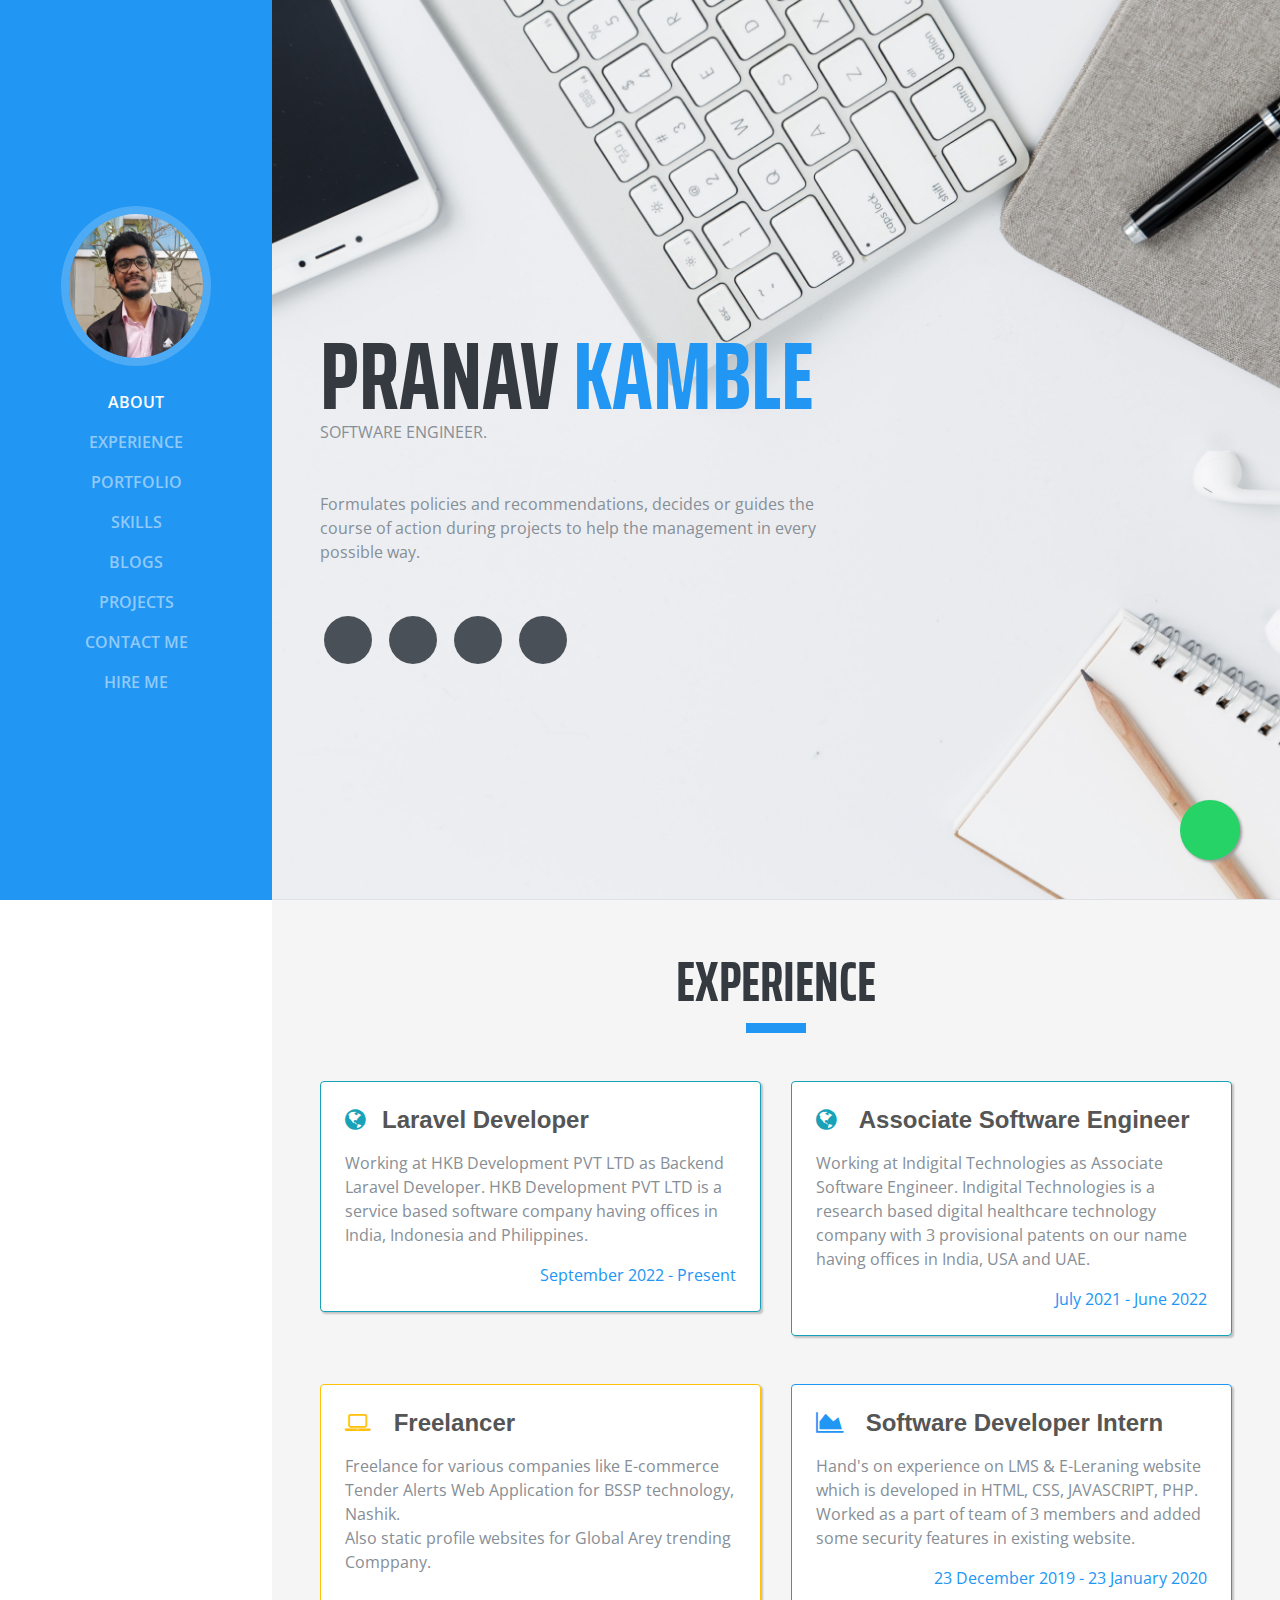
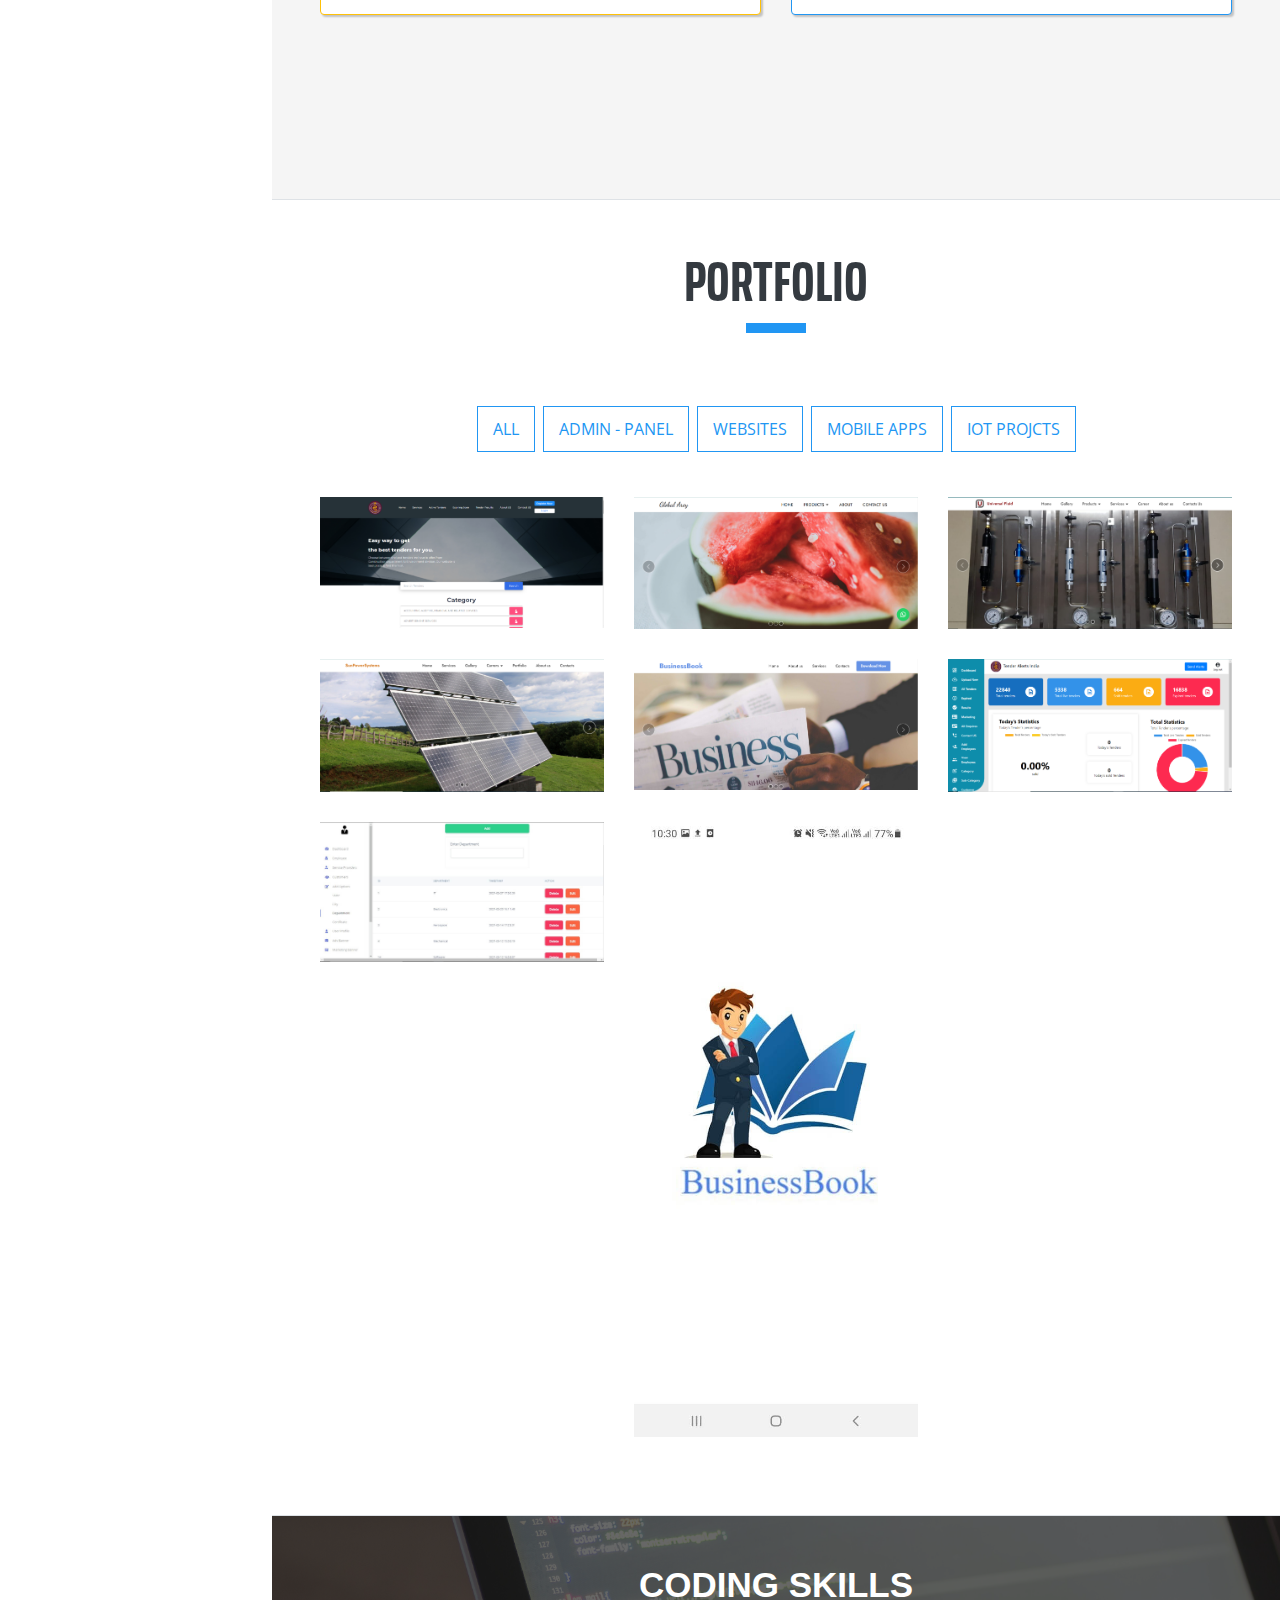
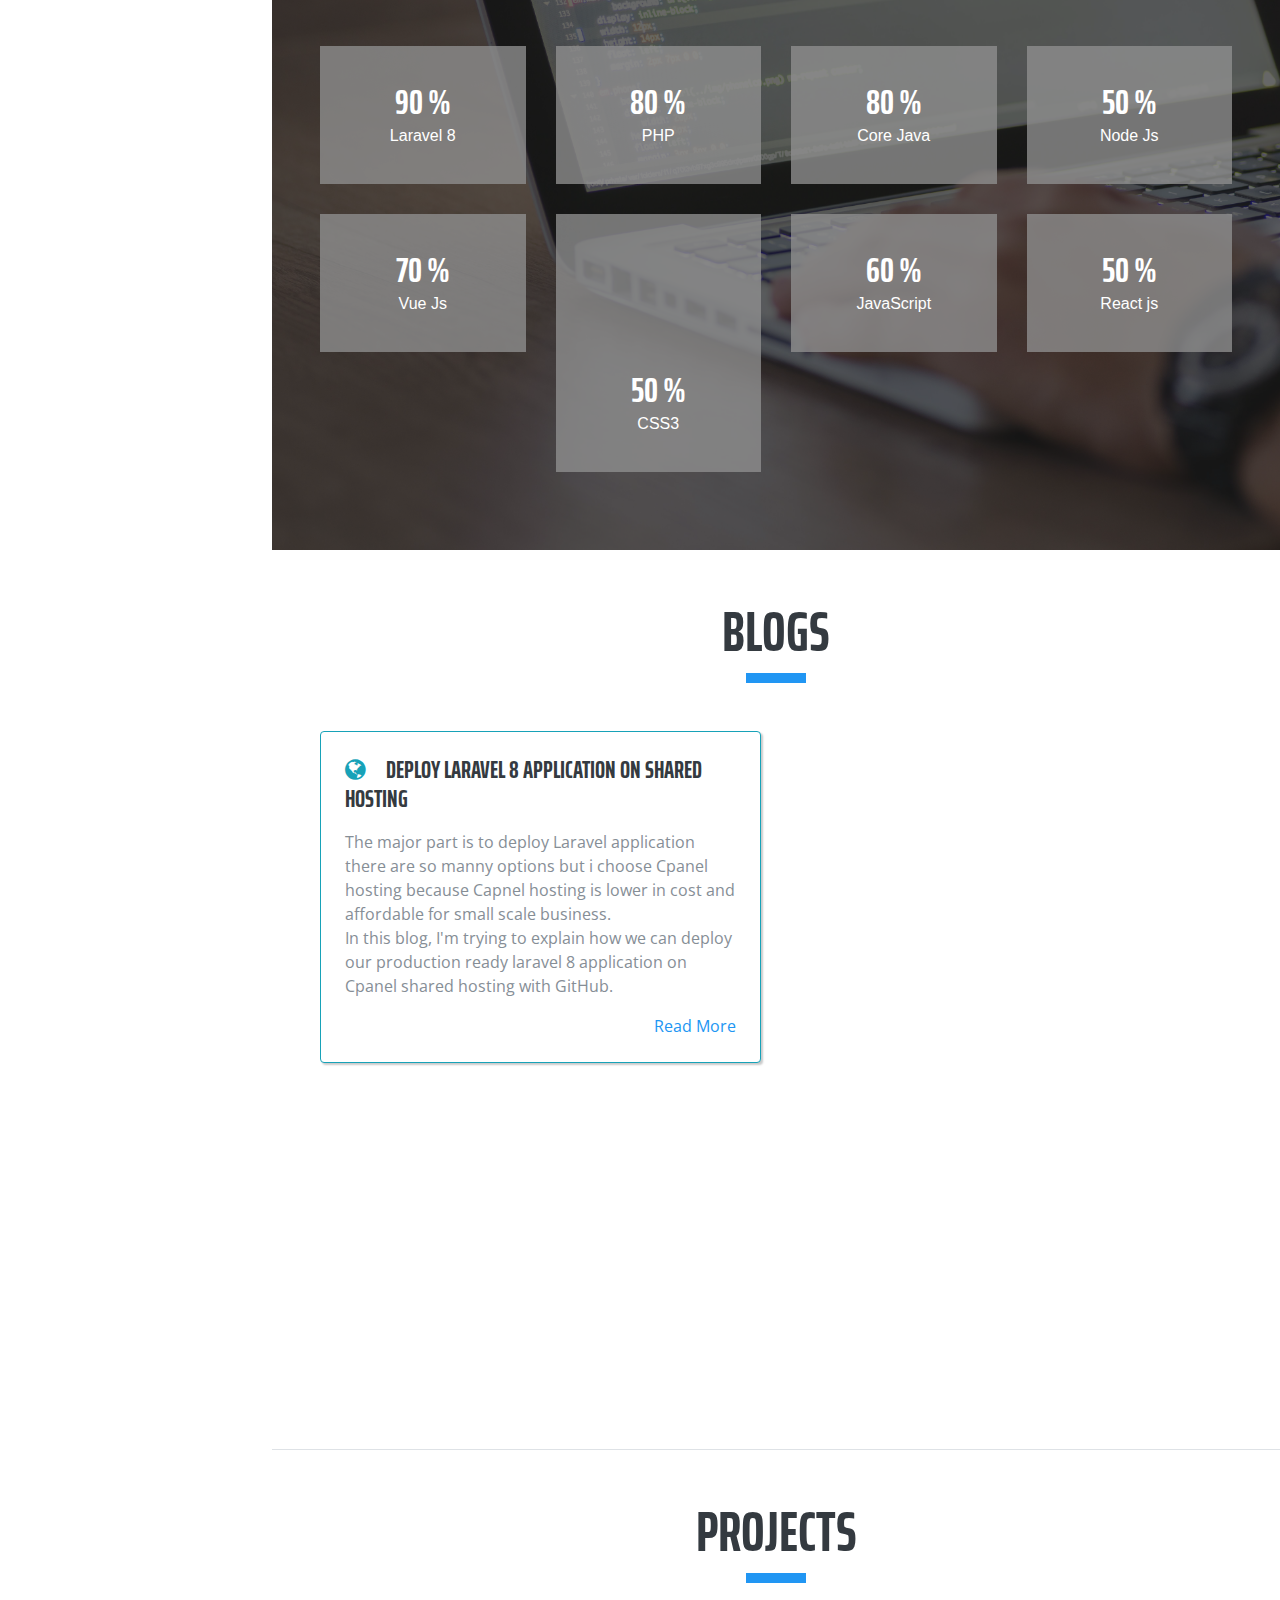
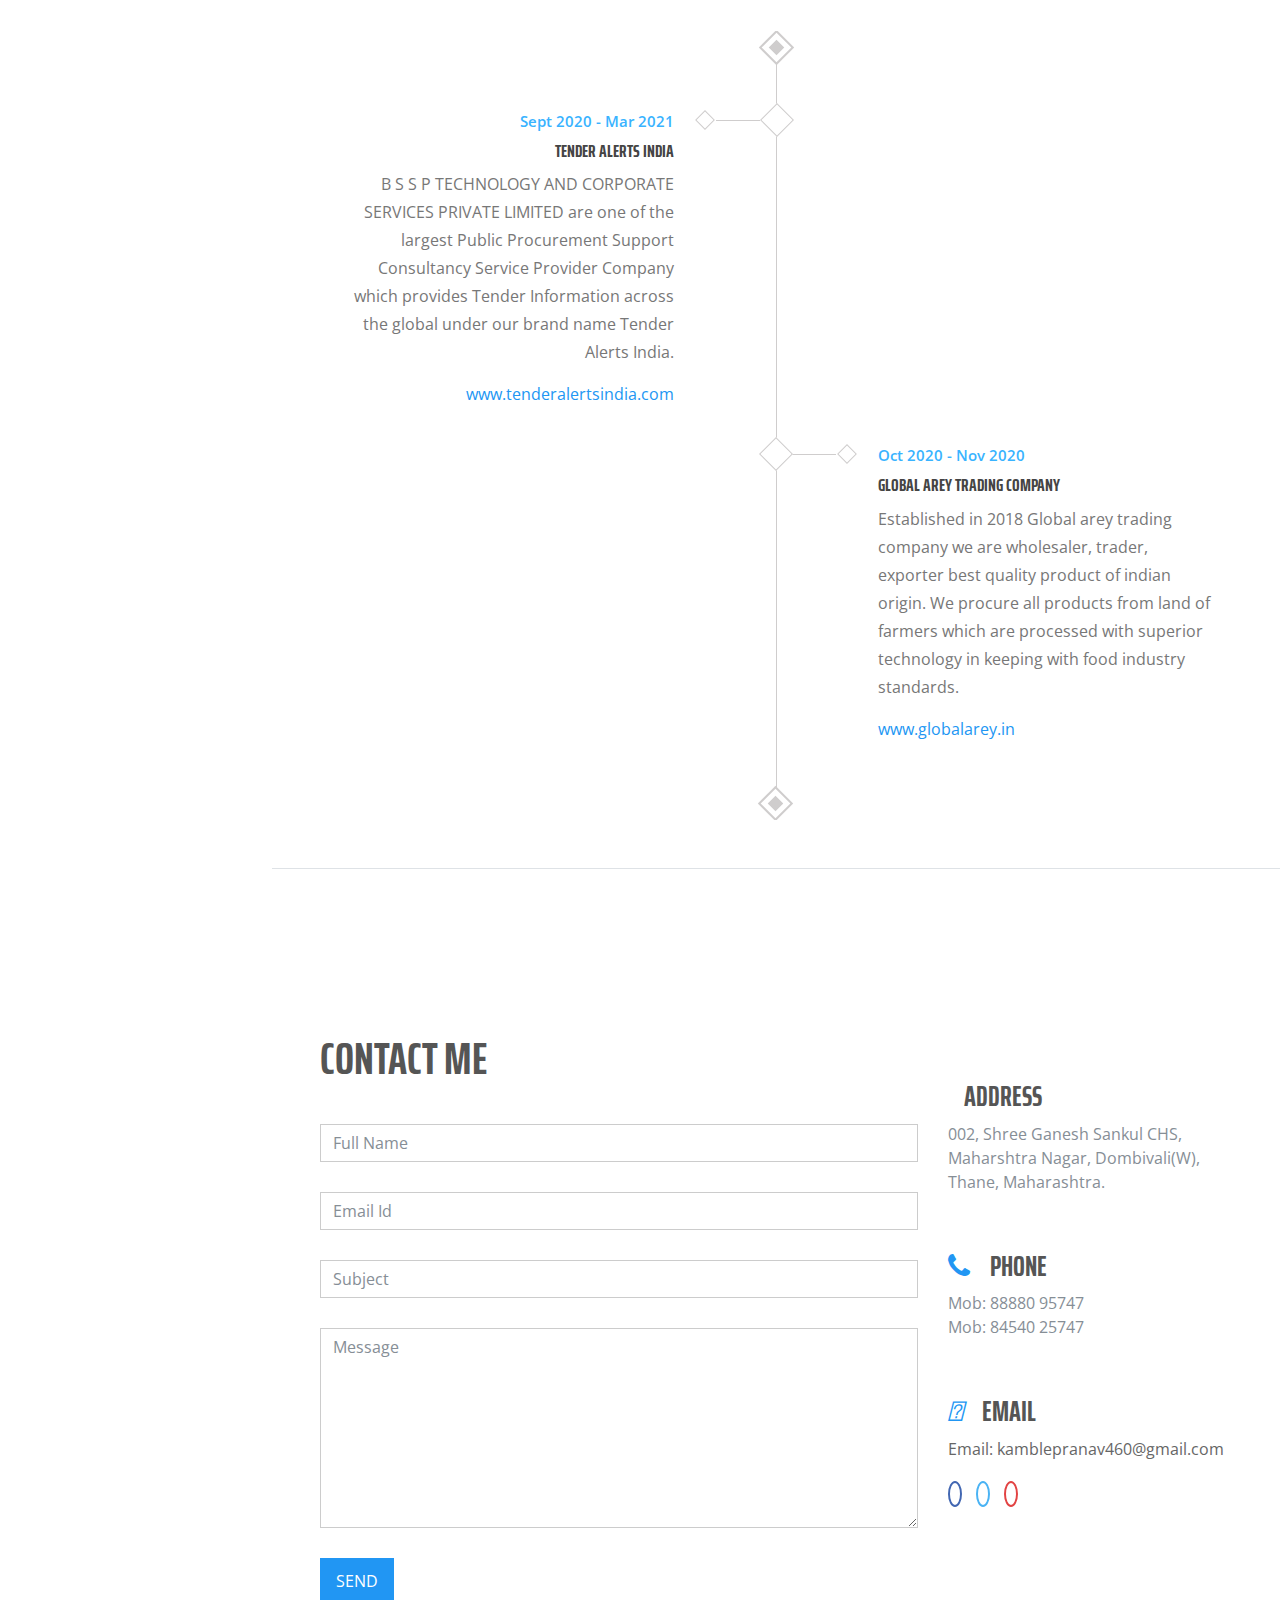
<file: index.html>
<!--
author: Boostraptheme
author URL: https://boostraptheme.com
License: Creative Commons Attribution 4.0 Unported
License URL: https://creativecommons.org/licenses/by/4.0/
-->

<!DOCTYPE html>
<html lang="en">

<head>
    <meta name="keywords" content="Pranav, Kamble, Pranav Kamble,  Pranav Kamble - Associate software engineer - indigital technologies, software engineer, Pranav Kamble developer, codeing, Pranav Kamble freelancer, vidyalankar institute of technology, vit, information technology, devgad, software, pranav kamble linkedin, pranav kamble facebook, pranav kamble instagram, pranav kamble twiter,  pranav kamble in mumbai, pranav kamble from dombivali , https://www.facebook.com/pranav.kamble.311, https://in.linkedin.com/in/pranav-kamble-4077091a2, pranavkamble.in, https://images.app.goo.gl/JgNJuayMkvhj5E4z8" />
     <title>Profile || Pranav Kamble</title>
  <meta charset="utf-8">
  <meta name="viewport" content="width=device-width, initial-scale=1, shrink-to-fit=no">
  <meta name="description" content="Formulates policies and recommendations, decides or guides the course of action during projects to help the management in every possible way.">
  <meta name="author" content="">
   <!-- Global Site Tag (gtag.js) - Google Analytics
    <script async src="https://www.googletagmanager.com/gtag/js?id=G-78GZ5Y7WRN"></script>
    
    <script>
      window.dataLayer = window.dataLayer || [];
      function gtag(){dataLayer.push(arguments);}
      gtag('js', new Date());
      gtag('config', 'TRACKING_ID');
    </script> -->

  <link rel="shortcut icon" href="img/p4.png">
 

  <!-- Global stylesheets -->
  <link href="css/bootstrap/bootstrap.min.css" rel="stylesheet">
  <link href="https://fonts.googleapis.com/css?family=Saira+Extra+Condensed:100,200,300,400,500,600,700,800,900"
    rel="stylesheet">
  <link href="https://fonts.googleapis.com/css?family=Open+Sans:300,300i,400,400i,600,600i,700,700i,800,800i"
    rel="stylesheet">
  <link href="font-awesome/css/font-awesome.min.css" rel="stylesheet">
  <link href="css/devicons/css/devicons.min.css" rel="stylesheet">
  <link href="css/simple-line-icons/css/simple-line-icons.css" rel="stylesheet">
  <link href="css/style.css" rel="stylesheet">
  <link rel="stylesheet" href="https://maxcdn.bootstrapcdn.com/font-awesome/4.5.0/css/font-awesome.min.css">
  <link rel="stylesheet" href="https://use.fontawesome.com/releases/v5.8.1/css/all.css"
    integrity="sha384-50oBUHEmvpQ+1lW4y57PTFmhCaXp0ML5d60M1M7uH2+nqUivzIebhndOJK28anvf" crossorigin="anonymous">

</head>

<body id="page-top">
  <a href="https://api.whatsapp.com/send?phone=+918888095747&text=Hola%21%20Quisiera%20m%C3%A1s%20informaci%C3%B3n%20sobre%20Varela%202."
    class="float" target="_blank">
    <i class="fab fa-whatsapp my-float"></i>
  </a>
  <nav class="navbar navbar-expand-lg navbar-dark bg-primary fixed-top" id="sideNav">
    <a class="navbar-brand js-scroll-trigger" href="#page-top">
      <span class="d-block d-lg-none  mx-0 px-0"><img src="img/p2.png" style="height: 40px;" alt="" class="img-fluid"></span>
      <span class="d-none d-lg-block">
        <img class="img-fluid img-profile rounded-circle mx-auto mb-2" src="img/pk.jpg" alt="">
      </span>
    </a>
    <button class="navbar-toggler" type="button" data-toggle="collapse" data-target="#navbarSupportedContent"
      aria-controls="navbarSupportedContent" aria-expanded="false" aria-label="Toggle navigation">
      <span class="navbar-toggler-icon"></span>
    </button>
    <div class="collapse navbar-collapse" id="navbarSupportedContent">
      <ul class="navbar-nav text-center">
        <li class="nav-item">
          <a class="nav-link js-scroll-trigger" href="#about">About</a>
        </li>
        <li class="nav-item">
          <a class="nav-link js-scroll-trigger" href="#experience">Experience</a>
        </li>
        <li class="nav-item">
          <a class="nav-link js-scroll-trigger" href="#portfolio">Portfolio</a>
        </li>
        <li class="nav-item">
          <a class="nav-link js-scroll-trigger" href="#skills">Skills</a>
        </li>
        <li class="nav-item">
          <a class="nav-link js-scroll-trigger" href="#blogs">Blogs</a>
        </li>
        <li class="nav-item">
          <a class="nav-link js-scroll-trigger" href="#projects">Projects</a>
        </li>
        <li class="nav-item">
          <a class="nav-link js-scroll-trigger" href="#contact">Contact Me</a>
        </li>
        <li class="nav-item">
          <a class="nav-link js-scroll-trigger" target="_blank"
            href="https://drive.google.com/file/d/1pCXsMHYVNndjRoBr3wsaC4upleUHqvqt/view?usp=drive_link">Hire Me</a>
        </li>
      </ul>
    </div>
  </nav>

  <div class="container-fluid p-0">

    <!--====================================================
                        ABOUT
    ======================================================-->
    <section class="resume-section p-3 p-lg-5 d-flex d-column" id="about">
      <div class="my-auto">
        <!-- <img src="img/logo-s.png" class="img-fluid mb-3" alt=""> -->
        <h1 class="mb-0" style="margin-top: 20%;">Pranav
          <span class="text-primary">Kamble</span>
        </h1>
        <div class="heading mb-5">SOFTWARE ENGINEER.
          <!-- <a href="#">THEMSBIT</a> -->
        </div>
        <p class="mb-5" style="max-width: 500px;">Formulates policies and recommendations, decides or guides the course
          of action during projects to help the management in every possible way.</p>
        <ul class="list-inline list-social-icons mb-0">
          <li class="list-inline-item">
            <a target="_blank" href="https://www.facebook.com/pranav.kamble.311">
              <span class="fa-stack fa-lg">
                <i class="fa fa-circle fa-stack-2x"></i>
                <i class="fab fa-facebook-f fa-stack-1x fa-inverse"></i>
              </span>
            </a>
          </li>
          <li class="list-inline-item">
            <a target="_blank" href="#">
              <span class="fa-stack fa-lg">
                <i class="fa fa-circle fa-stack-2x"></i>
                <i class="fab fa-twitter fa-stack-1x fa-inverse"></i>
              </span>
            </a>
          </li>
          <li class="list-inline-item">
            <a target="_blank" href="https://in.linkedin.com/in/pranav-kamble-4077091a2">
              <span class="fa-stack fa-lg">
                <i class="fa fa-circle fa-stack-2x"></i>
                <i class="fab fa-linkedin fa-stack-1x fa-inverse"></i>
              </span>
            </a>
          </li>
          <li class="list-inline-item">
            <a target="_blank" href="https://www.instagram.com/pranav_ashok_747/">
              <span class="fa-stack fa-lg">
                <i class="fa fa-circle fa-stack-2x"></i>
                <i class="fab fa-instagram fa-stack-1x fa-inverse"></i>
              </span>
            </a>
          </li>
        </ul>
      </div>
    </section>

    <!--====================================================
                        EXPERIENCE
    ======================================================-->
    <section class="resume-section p-3 p-lg-5 " id="experience">
      <div class="row my-auto">
        <div class="col-12">
          <h2 class="  text-center">Experience</h2>
          <div class="mb-5 heading-border"></div>
        </div>
        <div class="resume-item col-md-6 col-sm-12 ">
          <div class="card mx-0 p-4 mb-5" style="border-color: #17a2b8; box-shadow: 2px 2px 2px rgba(0, 0, 0, 0.21);">
            <div class=" resume-content mr-auto">
              <h4 class="mb-3"><i class="fa fa-globe mr-3 text-info"></i>Laravel Developer</h4>
              <p>Working at HKB Development PVT LTD as Backend Laravel Developer. HKB Development PVT LTD is a service based software company having offices in
                India, Indonesia and Philippines.</p>
            </div>
            <div class="resume-date text-md-right">
              <span class="text-primary">September 2022 - Present</span>
            </div>
          </div>
        </div>
        <div class="resume-item col-md-6 col-sm-12 ">
          <div class="card mx-0 p-4 mb-5" style="border-color: #17a2b8; box-shadow: 2px 2px 2px rgba(0, 0, 0, 0.21);">
            <div class=" resume-content mr-auto">
              <h4 class="mb-3"><i class="fa fa-globe mr-3 text-info"></i> Associate Software Engineer</h4>
              <p>Working at Indigital Technologies as Associate Software Engineer. Indigital Technologies is a research
                based digital healthcare technology company with 3 provisional patents on our name having offices in
                India, USA and UAE.</p>
            </div>
            <div class="resume-date text-md-right">
              <span class="text-primary">July 2021 - June 2022</span>
            </div>
          </div>
        </div>
        <div class="resume-item col-md-6 col-sm-12">
          <div class="card mx-0 p-4 mb-5" style="border-color: #ffc107; box-shadow: 2px 2px 2px rgba(0, 0, 0, 0.21);">
            <div class="resume-content mr-auto">
              <h4 class="mb-3"><i class="fa fa-laptop mr-3 text-warning"></i> Freelancer</h4>
              <p>Freelance for various companies like E-commerce Tender Alerts Web Application for BSSP technology,
                Nashik.<br> Also static profile websites for Global Arey trending Comppany.</p>
            </div>
            <div class="resume-date text-md-right">
              <!-- <span class="text-primary">December 2018 - March 2019</span> -->
            </div>
          </div>
        </div>
        <!-- <div class="resume-item col-md-6 col-sm-12">
                <div class="card mx-0 p-4 mb-5" style="border-color: #28a745; box-shadow: 2px 2px 2px rgba(0, 0, 0, 0.21);">
                  <div class="resume-content mr-auto">
                      <h4 class="mb-3"><i class="fa fa-camera mr-3 text-success"></i> Junior Web Designer</h4>
                      <p>Capitalize on low hanging fruit to identify a ballpark value added activity to beta test. Override the digital divide with additional clickthroughs from DevOps. Nanotechnology immersion along the information highway will close the loop on focusing solely on the bottom line.</p>
                  </div>
                  <div class="resume-date text-md-right">
                      <span class="text-primary">July 2017 - December 2018</span>
                  </div>
                </div>  
              </div> -->
        <div class="resume-item col-md-6 col-sm-12">
          <div class="card mx-0 p-4 mb-5" style="border-color: #2196f3; box-shadow: 2px 2px 2px rgba(0, 0, 0, 0.21);">
            <div class="resume-content mr-auto">
              <h4 class="mb-3"><i class="fa fa-area-chart mr-3 text-primary"></i> Software Developer Intern</h4>
              <p>Hand's on experience on LMS & E-Leraning website which is developed in HTML, CSS, JAVASCRIPT, PHP.
                Worked as a part of team of 3 members and added
                some security features in existing website.</p>
            </div>
            <div class="resume-date text-md-right">
              <span class="text-primary">23 December 2019 - 23 January 2020 </span>
            </div>
          </div>
        </div>
      </div>
    </section>

 
    <!--====================================================
                        PORTFOLIO
    ======================================================-->
    <section class="resume-section p-3 p-lg-5 d-flex flex-column" id="portfolio">
      <div class="row my-auto">
        <div class="col-12">
          <h2 class="  text-center">Portfolio</h2>
          <div class="mb-5 heading-border"></div>
        </div>
        <div class="col-md-12">
          <div class="port-head-cont">
            <button class="btn btn-general btn-green filter-b" data-filter="all">All</button>
            <button class="btn btn-general btn-green filter-b" data-filter="admin">Admin - Panel</button>
            <button class="btn btn-general btn-green filter-b" data-filter="website">Websites</button>
            <button class="btn btn-general btn-green filter-b" data-filter="apps">Mobile Apps</button>
            <button class="btn btn-general btn-green filter-b" data-filter="iot">IOT Projcts</button>
          </div>
        </div>
      </div>
      <div class="row my-auto">
        <div class="col-sm-4 portfolio-item filter website">
          <a class="portfolio-link" href="#portfolioModal4" data-toggle="modal">
            <div class="caption-port">
              <div class="caption-port-content">
                <i class="fa fa-search-plus fa-3x"></i>
              </div>
            </div>
            <img class="img-fluid" src="img/projects/T-1.PNG" alt="">
          </a>
        </div>
        <div class="col-sm-4 portfolio-item filter website">
          <a class="portfolio-link" href="#portfolioModal5" data-toggle="modal">
            <div class="caption-port">
              <div class="caption-port-content">
                <i class="fa fa-search-plus fa-3x"></i>
              </div>
            </div>
            <img class="img-fluid" src="img/projects/G-1.PNG" alt="">
          </a>
        </div>
        <div class="col-sm-4 portfolio-item filter website">
          <a class="portfolio-link" href="#portfolioModal6" data-toggle="modal">
            <div class="caption-port">
              <div class="caption-port-content">
                <i class="fa fa-search-plus fa-3x"></i>
              </div>
            </div>
            <img class="img-fluid" src="img/projects/U-1.PNG" alt="">
          </a>
        </div>
        <div class="col-sm-4 portfolio-item filter website">
          <a class="portfolio-link" href="#portfolioModal7" data-toggle="modal">
            <div class="caption-port">
              <div class="caption-port-content">
                <i class="fa fa-search-plus fa-3x"></i>
              </div>
            </div>
            <img class="img-fluid" src="img/projects/S-1.PNG" alt="">
          </a>
        </div>
        <div class="col-sm-4 portfolio-item filter website">
          <a class="portfolio-link" href="#portfolioModal8" data-toggle="modal">
            <div class="caption-port">
              <div class="caption-port-content">
                <i class="fa fa-search-plus fa-3x"></i>
              </div>
            </div>
            <img class="img-fluid" src="img/projects/BE-1.PNG" alt="">
          </a>
        </div>
        <div class="col-sm-4 portfolio-item filter admin">
          <a class="portfolio-link" href="#portfolioModal10" data-toggle="modal">
            <div class="caption-port">
              <div class="caption-port-content">
                <i class="fa fa-search-plus fa-3x"></i>
              </div>
            </div>
            <img class="img-fluid" src="img/projects/Admin Panel/TA-1.PNG" alt="">
          </a>
        </div>
        <div class="col-sm-4 portfolio-item filter admin">
          <a class="portfolio-link" href="#portfolioModal9" data-toggle="modal">
            <div class="caption-port">
              <div class="caption-port-content">
                <i class="fa fa-search-plus fa-3x"></i>
              </div>
            </div>
            <img class="img-fluid" src="img/projects/Admin Panel/BB-AD-1.jpeg" alt="">
          </a>
        </div>
        <div class="col-sm-4 portfolio-item filter apps">
          <a class="portfolio-link" href="#portfolioModal9" data-toggle="modal">
            <div class="caption-port">
              <div class="caption-port-content">
                <i class="fa fa-search-plus fa-3x"></i>
              </div>
            </div>
            <img class="img-fluid" src="img/projects/App/App-1.jpeg" alt="">
          </a>
        </div>
        <!-- <div class="col-sm-4 portfolio-item filter iot">
                  <a class="portfolio-link" href="#portfolioModal2" data-toggle="modal">
                      <div class="caption-port">
                          <div class="caption-port-content">
                              <i class="fa fa-search-plus fa-3x"></i>
                          </div>
                      </div>
                      <img class="img-fluid" src="img/portfolio/p-2.jpg" alt="">
                  </a>
              </div>
              <div class="col-sm-4 portfolio-item filter iot">
                  <a class="portfolio-link" href="#portfolioModal3" data-toggle="modal">
                      <div class="caption-port">
                          <div class="caption-port-content">
                              <i class="fa fa-search-plus fa-3x"></i>
                          </div>
                      </div>
                      <img class="img-fluid" src="img/portfolio/p-3.jpg" alt="">
                  </a>
              </div>  -->
      </div>
    </section>

    <!--====================================================
                        SKILLS
    ======================================================-->
    <section class=" d-flex flex-column" id="skills">
      <div class="p-lg-5 p-3 skill-cover">
        <h3 class="text-center text-white">Coding Skills</h3>
        <div class="row text-center my-auto ">
          <div class="col-md-3 col-sm-6">
            <div class="skill-item">
              <i class="fab fa-laravel fa-5x" style="color:red"></i>
              <h2><span class="counter"> 90 </span><span>%</span></h2>
              <p>Laravel 8</p>
            </div>
          </div>
          <div class="col-md-3 col-sm-6">
            <div class="skill-item">
              <i class="fab fa-php fa-5x" style="color:#5266bb"></i>
              <h2><span class="counter"> 80 </span><span>%</span></h2>
              <p>PHP</p>
            </div>
          </div>
          <div class="col-md-3 col-sm-6">
            <div class="skill-item">
              <i class="fab fa-java fa-5x" style="color:#f89820"></i>
              <h2><span class="counter"> 80 </span><span>%</span></h2>
              <p>Core Java</p>
            </div>
          </div>
          <div class="col-md-3 col-sm-6">
            <div class="skill-item">
              <i class="fab fa-node-js fa-5x" style="color:#3c873a"></i>
              <h2><span class="counter"> 50 </span><span>%</span></h2>
              <p>Node Js</p>
            </div>
          </div>
        </div>
        <div class="row text-center my-auto ">
          <div class="col-md-3 col-sm-6">
            <div class="skill-item">
              <i class="fab fa-vuejs fa-5x" style="color: #42b883"></i>
              <h2><span class="counter"> 70 </span><span>%</span></h2>
              <p>Vue Js</p>
            </div>
          </div>
          <div class="col-md-3 col-sm-6">
            <div class="skill-item">
              <i class="fab fa-css3 fa-5x" style="color: #2965f1"></i>
              <h2><span class="counter"> 50 </span><span>%</span></h2>
              <p>CSS3</p>
            </div>
          </div>
          <div class="col-md-3 col-sm-6">
            <div class="skill-item">
              <i class="fab fa-js-square fa-5x" style="color: #f0db4f;"></i>
              <h2><span class="counter"> 60 </span><span>%</span></h2>
              <p>JavaScript</p>
            </div>
          </div>
          <div class="col-md-3 col-sm-6">
            <div class="skill-item">
              <i class="fab fa-react fa-5x" style="color: #7cc5d9;"></i>
              <h2><span class="counter"> 50 </span><span>%</span></h2>
              <p>React js</p>
            </div>
          </div>
        </div>
      </div>
    </section>
   <!--====================================================
                        BLOGS
    ======================================================-->
    <section class="resume-section p-3 p-lg-5 " id="blogs">
      <div class="row my-auto">
        <div class="col-12">
          <h2 class="text-center">BLOGS</h2>
          <div class="mb-5 heading-border"></div>
        </div>
        <div class="resume-item col-md-6 col-sm-12 ">
          <div class="card mx-0 p-4 mb-5" style="border-color: #17a2b8; box-shadow: 2px 2px 2px rgba(0, 0, 0, 0.21);">
            <div class=" resume-content mr-auto">
              <h4 class="mb-3"><i class="fa fa-globe mr-3 text-info"></i> Deploy Laravel 8 Application on Shared Hosting  </h4>
              <p>The major part is to deploy Laravel application there are so manny options but i
                choose Cpanel hosting because Capnel hosting is lower in cost and affordable for
                small
                scale business.
                <br>
                In this blog, I'm trying to explain how we can deploy our production ready
                laravel 8 application on Cpanel shared hosting with GitHub.</p>
            </div>
            <div class="resume-date text-md-right">
              <a href="/blogs/laravel.html" target="_blank">Read More</a>
            </div>
          </div>
        </div>
      </div>
    </section>

    <!--====================================================
                           projects
    ======================================================-->
    <section class="resume-section p-3 p-lg-5 d-flex flex-column" id="projects">
      <div class="row my-auto">
        <div class="col-12">
          <h2 class="  text-center">Projects</h2>
          <div class="mb-5 heading-border"></div>
        </div>
        <div class="main-award" id="award-box">
          <div class="award">
            <div class="award-icon"></div>
            <div class="award-content">
              <span class="date">Sept 2020 - Mar 2021</span>
              <h5 class="title">Tender Alerts India</h5>
              <p class="description">
                B S S P TECHNOLOGY AND CORPORATE SERVICES PRIVATE LIMITED are one of the largest Public Procurement
                Support Consultancy Service Provider Company which provides Tender Information across the global under
                our brand name Tender Alerts India.
              </p>
              <a href="https://www.tenderalertsindia.com" target="_blank">www.tenderalertsindia.com </a>
            </div>
          </div>
          <div class="award">
            <div class="award-icon"></div>
            <div class="award-content">
              <span class="date">Oct 2020 - Nov 2020</span>
              <h5 class="title">Global Arey Trading Company</h5>
              <p class="description">
                Established in 2018 Global arey trading company we are wholesaler, trader, exporter best quality product
                of indian origin. We procure all products from land of farmers which are processed with superior
                technology in keeping with food industry standards.
              </p>
              <a href="https://www.globalarey.in" target="_blank">www.globalarey.in</a>
            </div>
          </div>
          <!--<div class="award">-->
          <!--  <div class="award-icon"></div>-->
          <!--  <div class="award-content">-->
          <!--    <span class="date">July 2021 - Aug 2021</span>-->
          <!--    <h5 class="title">Universal Fluid Technologies</h5>-->
          <!--    <p class="description">-->
          <!--      Universal Fluid Technologies (UFT) vision is to become global industry leader on-site UHP-->
          <!--      instrumentation package solutions, by setting industry standards for excellence in the quality products-->
          <!--    </p>-->
          <!--    <a href="https://www.universalfluid.in" target="_blank">www.universalfluid.in </a>-->
          <!--  </div>-->
          <!--</div>-->
          <!-- <div class="award">
            <div class="award-icon"></div>
            <div class="award-content">
              <span class="date">Oct 2020 - Nov 2020</span>
              <h5 class="title">Sun Power Systems</h5>
              <p class="description">
                SPS provides world-class electronics solutions and has invested in its people and products to protect
                the clients and their assets. SPS have engineered specialized in embedded systems for many small, medium
                and large corporate businesses.
              </p>
              <a href="https://www.sps.com" target="_blank">www.sps.com </a>
            </div>
          </div> -->
        </div>
      </div>
    </section>

    <!--====================================================
                          CONTACT
    ======================================================-->
    <section class="resume-section p-3 p-lg-5 d-flex flex-column">
      <div class="row my-auto" id="contact">
        <div class="col-md-8">
          <div class="contact-cont">
            <h3>CONTACT ME</h3>
            <div class="heading-border-light"></div>
            <!-- <p>It is a long established fact that a reader will be distracted by the readable content of a page when looking at its layout. The point of using Lorem Ipsum is that it has a more-or-less normal distribution of letters, as opposed to using Content here.</p> -->
          </div>
          <div class="">
            <form action="mailto:kamblepranav460@gmail.com" class="row con-form" method="post" enctype="text/plain" autocomplete="on">
              <div class="col-md-12">
                <input type="text" name="full-name" placeholder="Full Name" class="form-control" required>
              </div>
              <div class="col-md-12">
                <input type="text" name="email" placeholder="Email Id" class="form-control" required>
              </div>
              <div class="col-md-12">
                <input type="text" name="subject" placeholder="Subject" class="form-control" required>
              </div>
              <div class="col-md-12"><textarea name="message" placeholder="Message" class="form-control" id="" required></textarea></div>
              <div class="col-md-12 sub-but"><button class="btn btn-general btn-white" role="button">Send</button></div>
          </div>
          </form>
        </div>
        <div class="col-md-4 col-sm-12 mt-5">
          <div class="contact-cont2">
            <div class="contact-add contact-box-desc">
              <h3><i class="fas fa-map-marked-alt cl-atlantis"></i> &nbsp &nbsp Address</h3>
              <p>002, Shree Ganesh Sankul CHS, Maharshtra Nagar, Dombivali(W), <br>
                Thane, Maharashtra. <br></p>
            </div>
            <div class="contact-phone contact-side-desc contact-box-desc">
              <h3><i class="fa fa-phone cl-atlantis"></i> &nbsp &nbsp Phone</h3>
              <p>Mob: 88880 95747<br>Mob: 84540 25747</p>
            </div>
            <div class="contact-mail contact-side-desc contact-box-desc">
              <h3><i class="fas fa-envelope cl-atlantis"></i> &nbsp &nbsp Email</h3>
              <address class="address-details-f">
                <!-- Fax: 800 123 3456 <br> -->
                Email: <a href="mailto:kamblepranav460@gmail.com" class="">kamblepranav460@gmail.com</a>
              </address>
              <ul class="list-inline social-icon-f top-data">
                <li><a href="https://www.facebook.com/pranav.kamble.311" target="_empty"><i
                      class="fab top-social fa-facebook" style="color: #4267b2; border-color:#4267b2;"></i></a></li>
                <li><a href="#" target="_empty"><i class="fab top-social fa-twitter"
                      style="color: #4AB3F4; border-color:#4AB3F4;"></i></a></li>
                <li><a href="mailto:kamblepranav460@gmail.com" target="_blank"><i class="fab top-social fa-google-plus"
                      style="color: #e24343; border-color:#e24343;"></i></a></li>
              </ul>
            </div>
          </div>
        </div>
      </div>
    </section>

    <section class=" d-flex flex-column" id="maps">
      <div id="map">
        <div class="map-responsive">
          <iframe
            src="https://www.google.com/maps/embed?pb=!1m18!1m12!1m3!1d769.4081526354655!2d73.08211231472022!3d19.230676998093987!2m3!1f0!2f0!3f0!3m2!1i1024!2i768!4f13.1!3m3!1m2!1s0x3be7be1caeeb7c25%3A0xd3007bf520b0060e!2sShri%20Ganesh%20Sankul!5e0!3m2!1sen!2sin!4v1636368411431!5m2!1sen!2sin"
            width="600" height="450" style="border:0;" allowfullscreen="" loading="lazy"></iframe>
        </div>
      </div>
    </section>


  </div>

  <!--====================================================
                    PORTFOLIO MODALS
======================================================-->
  <div class="portfolio-modal modal fade" id="portfolioModal1" tabindex="-1" role="dialog" aria-hidden="true">
    <div class="modal-dialog" role="document">
      <div class="modal-content">
        <div class="close-modal" data-dismiss="modal">
          <div class="lr">
            <div class="rl"></div>
          </div>
        </div>
        <div class="container">
          <div class="row">
            <div class="modal-body">
              <div class="title-bar">
                <div class="col-md-12">
                  <h2 class="text-center">Tender Alerts India</h2>
                  <div class="heading-border"></div>
                </div>
              </div>
              <div class="row">
                <div class="col-md-6">
                  <img class="img-fluid img-centered" src="img/projects/T-1.PNG" alt="">
                </div>
                <div class="col-md-6">
                  <p>We, Tender Alerts India Team, With B S S P TECHNOLOGY AND CORPORATE SERVICES PRIVATE LIMITED, are
                    Providing the Services in different fields in different Firm’s name From Last 10 Years, The Whole
                    Team Had An Experienced of more than 10 years in Tender Consulting, and related services. We Have A
                    List of More than 1200 Happy clients with Satisfactory And continues Support. We have An Slogan with
                    “Our Perfection is Our Reputation”, And We had proved that already with proper support to our
                    clients.</p>
                  <ul class="list-inline item-details">
                    <li>Client:
                      <strong>
                        <a href="#">Techs Soft</a>
                      </strong>
                    </li>
                    <li>Date:
                      <strong>
                        <a href="#">April 2018</a>
                      </strong>
                    </li>
                    <li>Service:
                      <strong>
                        <a href="#">Web Development</a>
                      </strong>
                    </li>
                  </ul>
                  <button class="btn btn-general btn-white" type="button" data-dismiss="modal">
                    <i class="fa fa-times"></i> Close
                  </button>
                </div>
              </div>
            </div>
          </div>
        </div>
      </div>
    </div>
  </div>
  <div class="portfolio-modal modal fade" id="portfolioModal2" tabindex="-1" role="dialog" aria-hidden="true">
    <div class="modal-dialog" role="document">
      <div class="modal-content">
        <div class="close-modal" data-dismiss="modal">
          <div class="lr">
            <div class="rl"></div>
          </div>
        </div>
        <div class="container">
          <div class="row">
            <div class="modal-body">
              <div class="title-bar">
                <div class="col-md-12">
                  <h2 class="text-center">Our Project</h2>
                  <div class="heading-border"></div>
                </div>
              </div>
              <div class="row">
                <div class="col-md-6">
                  <img class="img-fluid img-centered" src="img/portfolio/p-2.jpg" alt="">
                </div>
                <div class="col-md-6">
                  <p>Our new Project every processes had become fragmented; meaning quality and service were
                    inconsistent. This lack of standardization was adversely impacting operating costs, productivity and
                    customer satisfaction. For several years now Payfast has worked strategically with innovations as a
                    means of developing new solutions, products and services. In line with this vision, Success was
                    approached to find new payments solutions to offer Payfast customers on their website, including
                    open invoice and partial payments options.</p>
                  <ul class="list-inline item-details">
                    <li>Client:
                      <strong>
                        <a href="#">Techs Soft</a>
                      </strong>
                    </li>
                    <li>Date:
                      <strong>
                        <a href="#">April 2018</a>
                      </strong>
                    </li>
                    <li>Service:
                      <strong>
                        <a href="#">Web Development</a>
                      </strong>
                    </li>
                  </ul>
                  <button class="btn btn-general btn-white" type="button" data-dismiss="modal">
                    <i class="fa fa-times"></i> Close
                  </button>
                </div>
              </div>
            </div>
          </div>
        </div>
      </div>
    </div>
  </div>
  <div class="portfolio-modal modal fade" id="portfolioModal3" tabindex="-1" role="dialog" aria-hidden="true">
    <div class="modal-dialog" role="document">
      <div class="modal-content">
        <div class="close-modal" data-dismiss="modal">
          <div class="lr">
            <div class="rl"></div>
          </div>
        </div>
        <div class="container">
          <div class="row">
            <div class="modal-body">
              <div class="title-bar">
                <div class="col-md-12">
                  <h2 class="text-center">Our Project</h2>
                  <div class="heading-border"></div>
                </div>
              </div>
              <div class="row">
                <div class="col-md-6">
                  <img class="img-fluid img-centered" src="img/portfolio/p-3.jpg" alt="">
                </div>
                <div class="col-md-6">
                  <p>Our new Project every processes had become fragmented; meaning quality and service were
                    inconsistent. This lack of standardization was adversely impacting operating costs, productivity and
                    customer satisfaction. For several years now Payfast has worked strategically with innovations as a
                    means of developing new solutions, products and services. In line with this vision, Success was
                    approached to find new payments solutions to offer Payfast customers on their website, including
                    open invoice and partial payments options.</p>
                  <ul class="list-inline item-details">
                    <li>Client:
                      <strong>
                        <a href="#">Techs Soft</a>
                      </strong>
                    </li>
                    <li>Date:
                      <strong>
                        <a href="#">April 2018</a>
                      </strong>
                    </li>
                    <li>Service:
                      <strong>
                        <a href="#">Web Development</a>
                      </strong>
                    </li>
                  </ul>
                  <button class="btn btn-general btn-white" type="button" data-dismiss="modal">
                    <i class="fa fa-times"></i> Close
                  </button>
                </div>
              </div>
            </div>
          </div>
        </div>
      </div>
    </div>
  </div>
  <div class="portfolio-modal modal fade" id="portfolioModal4" tabindex="-1" role="dialog" aria-hidden="true">
    <div class="modal-dialog" role="document">
      <div class="modal-content">
        <div class="close-modal" data-dismiss="modal">
          <div class="lr">
            <div class="rl"></div>
          </div>
        </div>
        <div class="container">
          <div class="row">
            <div class="modal-body">
              <div class="title-bar">
                <div class="col-md-12">
                  <h2 class="text-center">Tender Alerts India</h2>
                  <div class="heading-border"></div>
                </div>
              </div>
              <div class="row">
                <div class="col-md-6">
                  <img class="img-fluid img-centered" style="height: 77%;" src="img/tender.png" alt="">
                </div>
                <div class="col-md-6">
                  <p>Tender Alerts India Team, With B S S P TECHNOLOGY AND CORPORATE SERVICES PRIVATE LIMITED, are
                    Providing the Services in different fields in different Firm’s name From Last 10 Years, The Whole
                    Team Had An Experienced of more than 10 years in Tender Consulting, and related services. We Have A
                    List of More than 1200 Happy clients with Satisfactory And continues Support. We have An Slogan with
                    “Our Perfection is Our Reputation”, And We had proved that already with proper support to our
                    clients.</p>
                  <ul class="list-inline item-details">
                    <li>Client:
                      <strong>
                        <a href="#">B S S P TECHNOLOGY AND CORPORATE SERVICES PRIVATE LIMITED</a>
                      </strong>
                    </li>
                    <li>Website
                      <strong>
                        <a target="_blank" href="https://www.tenderalertsindia.com">www.tenderalertsindia.com</a>
                      </strong>
                    </li>
                    <li>Technology Used:
                      <strong>
                        <p>React Js</p>
                      </strong>
                    </li>
                  </ul>
                  <button class="btn btn-general btn-white" type="button" data-dismiss="modal">
                    <i class="fa fa-times"></i> Close
                  </button>
                </div>
              </div>
            </div>
          </div>
        </div>
      </div>
    </div>
  </div>
  <div class="portfolio-modal modal fade" id="portfolioModal5" tabindex="-1" role="dialog" aria-hidden="true">
    <div class="modal-dialog" role="document">
      <div class="modal-content">
        <div class="close-modal" data-dismiss="modal">
          <div class="lr">
            <div class="rl"></div>
          </div>
        </div>
        <div class="container">
          <div class="row">
            <div class="modal-body">
              <div class="title-bar">
                <div class="col-md-12">
                  <h2 class="text-center">Global Arey Trading Company</h2>
                  <div class="heading-border"></div>
                </div>
              </div>
              <div class="row">
                <div class="col-md-6">
                  <img class="img-fluid img-centered" src="img/GATC.png" alt="">
                </div>
                <div class="col-md-6">
                  <p>Our new Project every processes had become fragmented; meaning quality and service were
                    inconsistent. This lack of standardization was adversely impacting operating costs, productivity and
                    customer satisfaction. For several years now Payfast has worked strategically with innovations as a
                    means of developing new solutions, products and services. In line with this vision, Success was
                    approached to find new payments solutions to offer Payfast customers on their website, including
                    open invoice and partial payments options.</p>
                  <ul class="list-inline item-details">
                    <li>Client:
                      <strong>
                        <a href="#">Global Arey Trading Company</a>
                      </strong>
                    </li>
                    <li>Website:
                      <strong>
                        <a href="https://www.globalarey.in">www.globalarey.in</a>
                      </strong>
                    </li>
                    <li>Service:
                      <strong>
                        <a href="#">Web Development</a>
                      </strong>
                    </li>
                  </ul>
                  <button class="btn btn-general btn-white" type="button" data-dismiss="modal">
                    <i class="fa fa-times"></i> Close
                  </button>
                </div>
              </div>
            </div>
          </div>
        </div>
      </div>
    </div>
  </div>
  <div class="portfolio-modal modal fade" id="portfolioModal6" tabindex="-1" role="dialog" aria-hidden="true">
    <div class="modal-dialog" role="document">
      <div class="modal-content">
        <div class="close-modal" data-dismiss="modal">
          <div class="lr">
            <div class="rl"></div>
          </div>
        </div>
        <div class="container">
          <div class="row">
            <div class="modal-body">
              <div class="title-bar">
                <div class="col-md-12">
                  <h2 class="text-center">Universal Fluid Technologies</h2>
                  <div class="heading-border"></div>
                </div>
              </div>
              <div class="row">
                <div class="col-md-6">
                  <img class="img-fluid img-centered" src="img/UFT.png" alt="">
                </div>
                <div class="col-md-6">
                  <p>UFT is established since 2016 and since beginning its core business is in the semiconductor and
                    Photovoltaic industry. UFT office is located in the heart of the Mumbai city and stock point in
                    Thane (Outer Mumbai) . UFT has been looking for brand exclusivity and presently doing installation
                    and trading of UHP mix brands .</p>
                  <ul class="list-inline item-details">
                    <li>Client:
                      <strong>
                        <a href="#">Universal Fluid Technologies</a>
                      </strong>
                    </li>
                    <!--<li>Website:-->
                    <!--  <strong>-->
                    <!--    <a href="https://www.universalfluid.in">www.universalfluid.in</a>-->
                    <!--  </strong>-->
                    <!--</li>-->
                    <li>Service:
                      <strong>
                        <a href="#">Web Development</a>
                      </strong>
                    </li>
                  </ul>
                  <button class="btn btn-general btn-white" type="button" data-dismiss="modal">
                    <i class="fa fa-times"></i> Close
                  </button>
                </div>
              </div>
            </div>
          </div>
        </div>
      </div>
    </div>
  </div>
  <div class="portfolio-modal modal fade" id="portfolioModal7" tabindex="-1" role="dialog" aria-hidden="true">
    <div class="modal-dialog" role="document">
      <div class="modal-content">
        <div class="close-modal" data-dismiss="modal">
          <div class="lr">
            <div class="rl"></div>
          </div>
        </div>
        <div class="container">
          <div class="row">
            <div class="modal-body">
              <div class="title-bar">
                <div class="col-md-12">
                  <h2 class="text-center">Sun Power Systems</h2>
                  <div class="heading-border"></div>
                </div>
              </div>
              <div class="row">
                <div class="col-md-6">
                  <img class="img-fluid img-centered" src="img/portfolio/p-7.jpg" alt="">
                </div>
                <div class="col-md-6">
                  <p>Sun power systems (SPS) was formed in 2017, the founder is Mr. Ashish Mane. As a new generation
                    company with modern ideas and a philosophy of being the best electronics devices in the industry,
                    creating new solutions based on innovative ideas while utilizing the finest that technology has to
                    offer.</p>
                  <ul class="list-inline item-details">
                    <li>Client:
                      <strong>
                        <a href="#">Sun Power Systems</a>
                      </strong>
                    </li>
                    <li>Website:
                      <strong>
                        <a href="https://www.sunpower-systems.in">www.sunpower-systems.in</a>
                      </strong>
                    </li>
                    <li>Service:
                      <strong>
                        <a href="#">Web Development</a>
                      </strong>
                    </li>
                  </ul>
                  <button class="btn btn-general btn-white" type="button" data-dismiss="modal">
                    <i class="fa fa-times"></i> Close
                  </button>
                </div>
              </div>
            </div>
          </div>
        </div>
      </div>
    </div>
  </div>
  <div class="portfolio-modal modal fade" id="portfolioModal8" tabindex="-1" role="dialog" aria-hidden="true">
    <div class="modal-dialog" role="document">
      <div class="modal-content">
        <div class="close-modal" data-dismiss="modal">
          <div class="lr">
            <div class="rl"></div>
          </div>
        </div>
        <div class="container">
          <div class="row">
            <div class="modal-body">
              <div class="title-bar">
                <div class="col-md-12">
                  <h2 class="text-center">Our Project</h2>
                  <div class="heading-border"></div>
                </div>
              </div>
              <div class="row">
                <div class="col-md-6">
                  <img class="img-fluid img-centered" src="img/portfolio/p-8.jpg" alt="">
                </div>
                <div class="col-md-6">
                  <p>Our new Project every processes had become fragmented; meaning quality and service were
                    inconsistent. This lack of standardization was adversely impacting operating costs, productivity and
                    customer satisfaction. For several years now Payfast has worked strategically with innovations as a
                    means of developing new solutions, products and services. In line with this vision, Success was
                    approached to find new payments solutions to offer Payfast customers on their website, including
                    open invoice and partial payments options.</p>
                  <ul class="list-inline item-details">
                    <li>Client:
                      <strong>
                        <a href="#">Techs Soft</a>
                      </strong>
                    </li>
                    <li>Date:
                      <strong>
                        <a href="#">April 2018</a>
                      </strong>
                    </li>
                    <li>Service:
                      <strong>
                        <a href="#">Web Development</a>
                      </strong>
                    </li>
                  </ul>
                  <button class="btn btn-general btn-white" type="button" data-dismiss="modal">
                    <i class="fab fa-times"></i> Close
                  </button>
                </div>
              </div>
            </div>
          </div>
        </div>
      </div>
    </div>
  </div>
  <div class="portfolio-modal modal fade" id="portfolioModal9" tabindex="-1" role="dialog" aria-hidden="true">
    <div class="modal-dialog" role="document">
      <div class="modal-content">
        <div class="close-modal" data-dismiss="modal">
          <div class="lr">
            <div class="rl"></div>
          </div>
        </div>
        <div class="container">
          <div class="row">
            <div class="modal-body">
              <div class="title-bar">
                <div class="col-md-12">
                  <h2 class="text-center">BusinessBook</h2>
                  <div class="heading-border"></div>
                </div>
              </div>
              <div class="row">
                <div class="col-md-6">
                  <img class="img-fluid img-centered" src="img/portfolio/p-9.jpg" alt="">
                </div>
                <div class="col-md-6">
                  <p>Our new Project every processes had become fragmented; meaning quality and service were
                    inconsistent. This lack of standardization was adversely impacting operating costs, productivity and
                    customer satisfaction. For several years now Payfast has worked strategically with innovations as a
                    means of developing new solutions, products and services. In line with this vision, Success was
                    approached to find new payments solutions to offer Payfast customers on their website, including
                    open invoice and partial payments options.</p>
                  <ul class="list-inline item-details">
                    <li>Client:
                      <strong>
                        <a href="#">Techs Soft</a>
                      </strong>
                    </li>
                    <li>Date:
                      <strong>
                        <a href="#">April 2018</a>
                      </strong>
                    </li>
                    <li>Service:
                      <strong>
                        <a href="#">Web Development</a>
                      </strong>
                    </li>
                  </ul>
                  <button class="btn btn-general btn-white" type="button" data-dismiss="modal">
                    <i class="fab fa-times"></i> Close
                  </button>
                </div>
              </div>
            </div>
          </div>
        </div>
      </div>
    </div>
  </div>


  <!-- Global javascript -->
  <script src="js/jquery/jquery.min.js"></script>
  <script src="js/bootstrap/bootstrap.bundle.min.js"></script>
  <script src="js/jquery-easing/jquery.easing.min.js"></script>
  <script src="js/counter/jquery.waypoints.min.js"></script>
  <script src="js/counter/jquery.counterup.min.js"></script>
  <script src="js/custom.js"></script>
  <script>
    $(document).ready(function () {

      $(".filter-b").click(function () {
        var value = $(this).attr('data-filter');
        if (value == "all") {
          $('.filter').show('1000');
        }
        else {
          $(".filter").not('.' + value).hide('3000');
          $('.filter').filter('.' + value).show('3000');
        }
      });

      if ($(".filter-b").removeClass("active")) {
        $(this).removeClass("active");
      }
      $(this).addClass("active");
    });

    // SKILLS
    $(function () {
      $('.counter').counterUp({
        delay: 10,
        time: 2000
      });

    });
  </script>
</body>

</html>
</file>
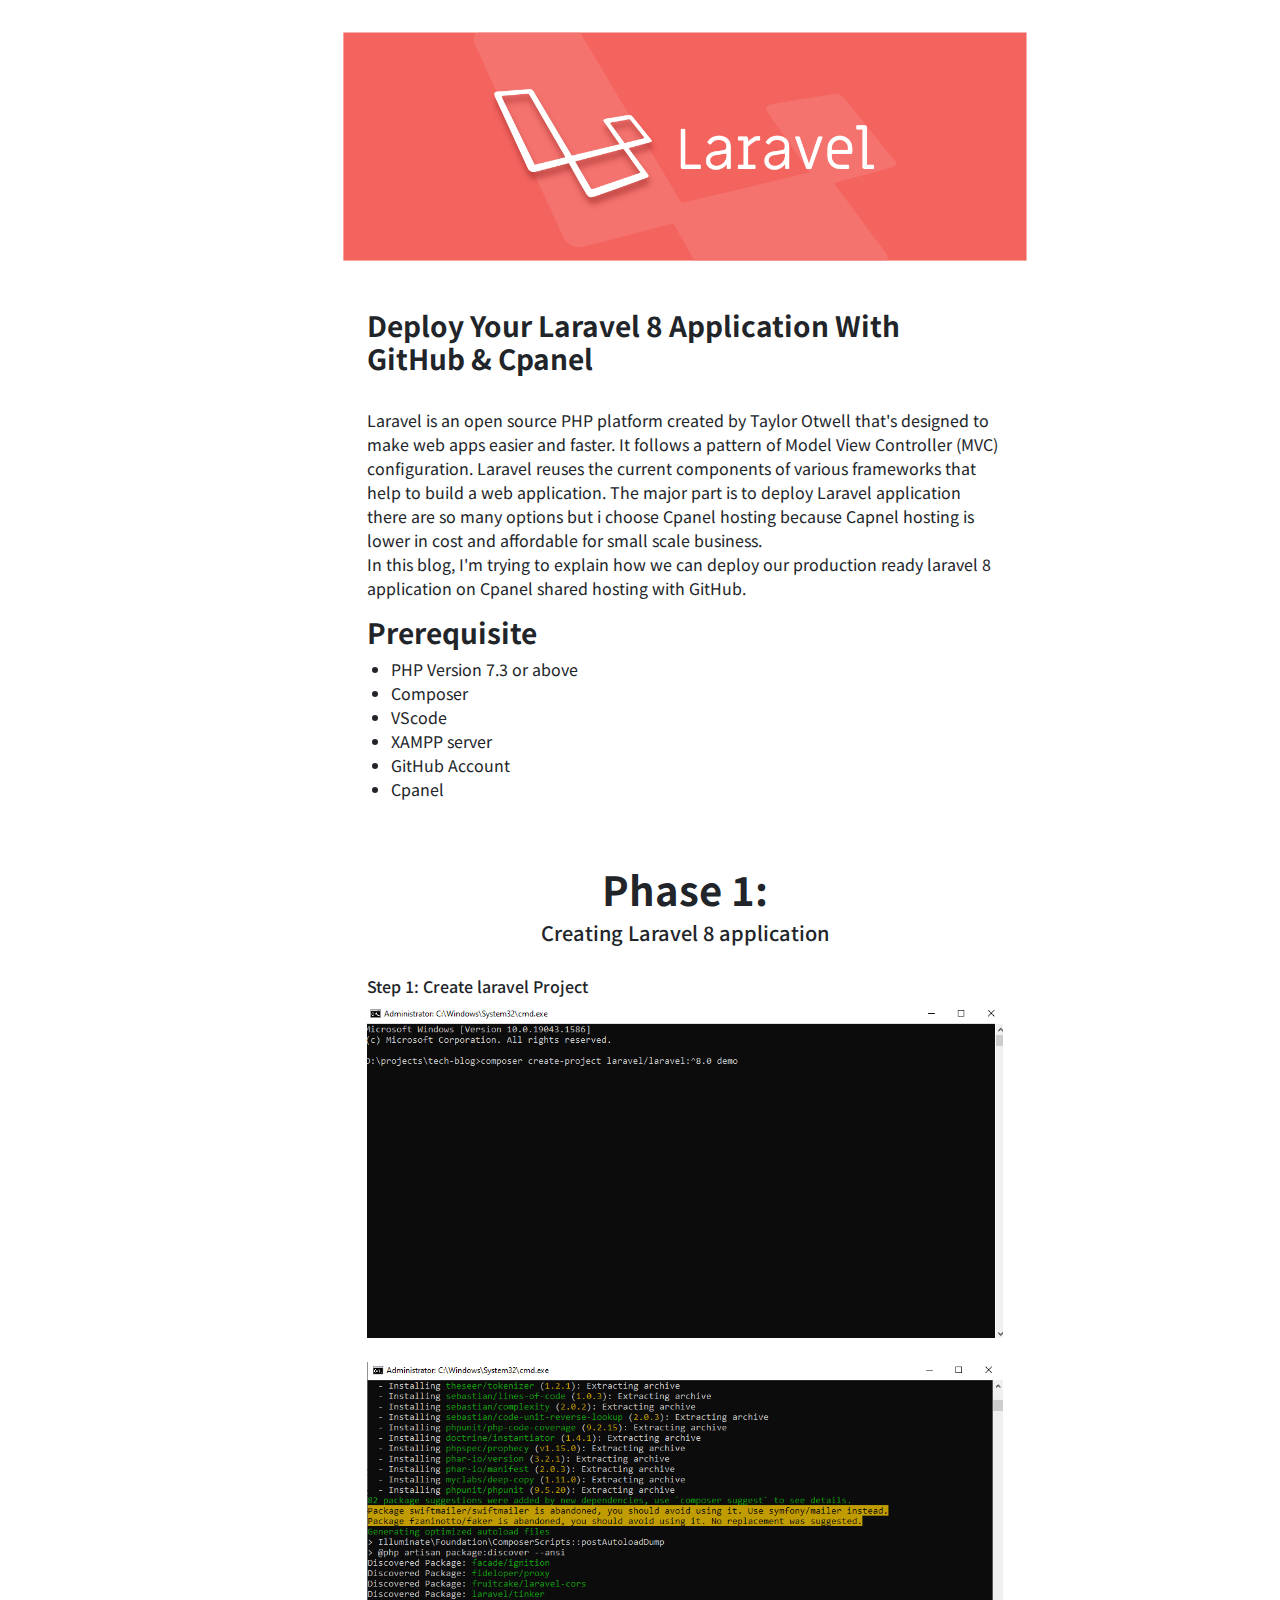
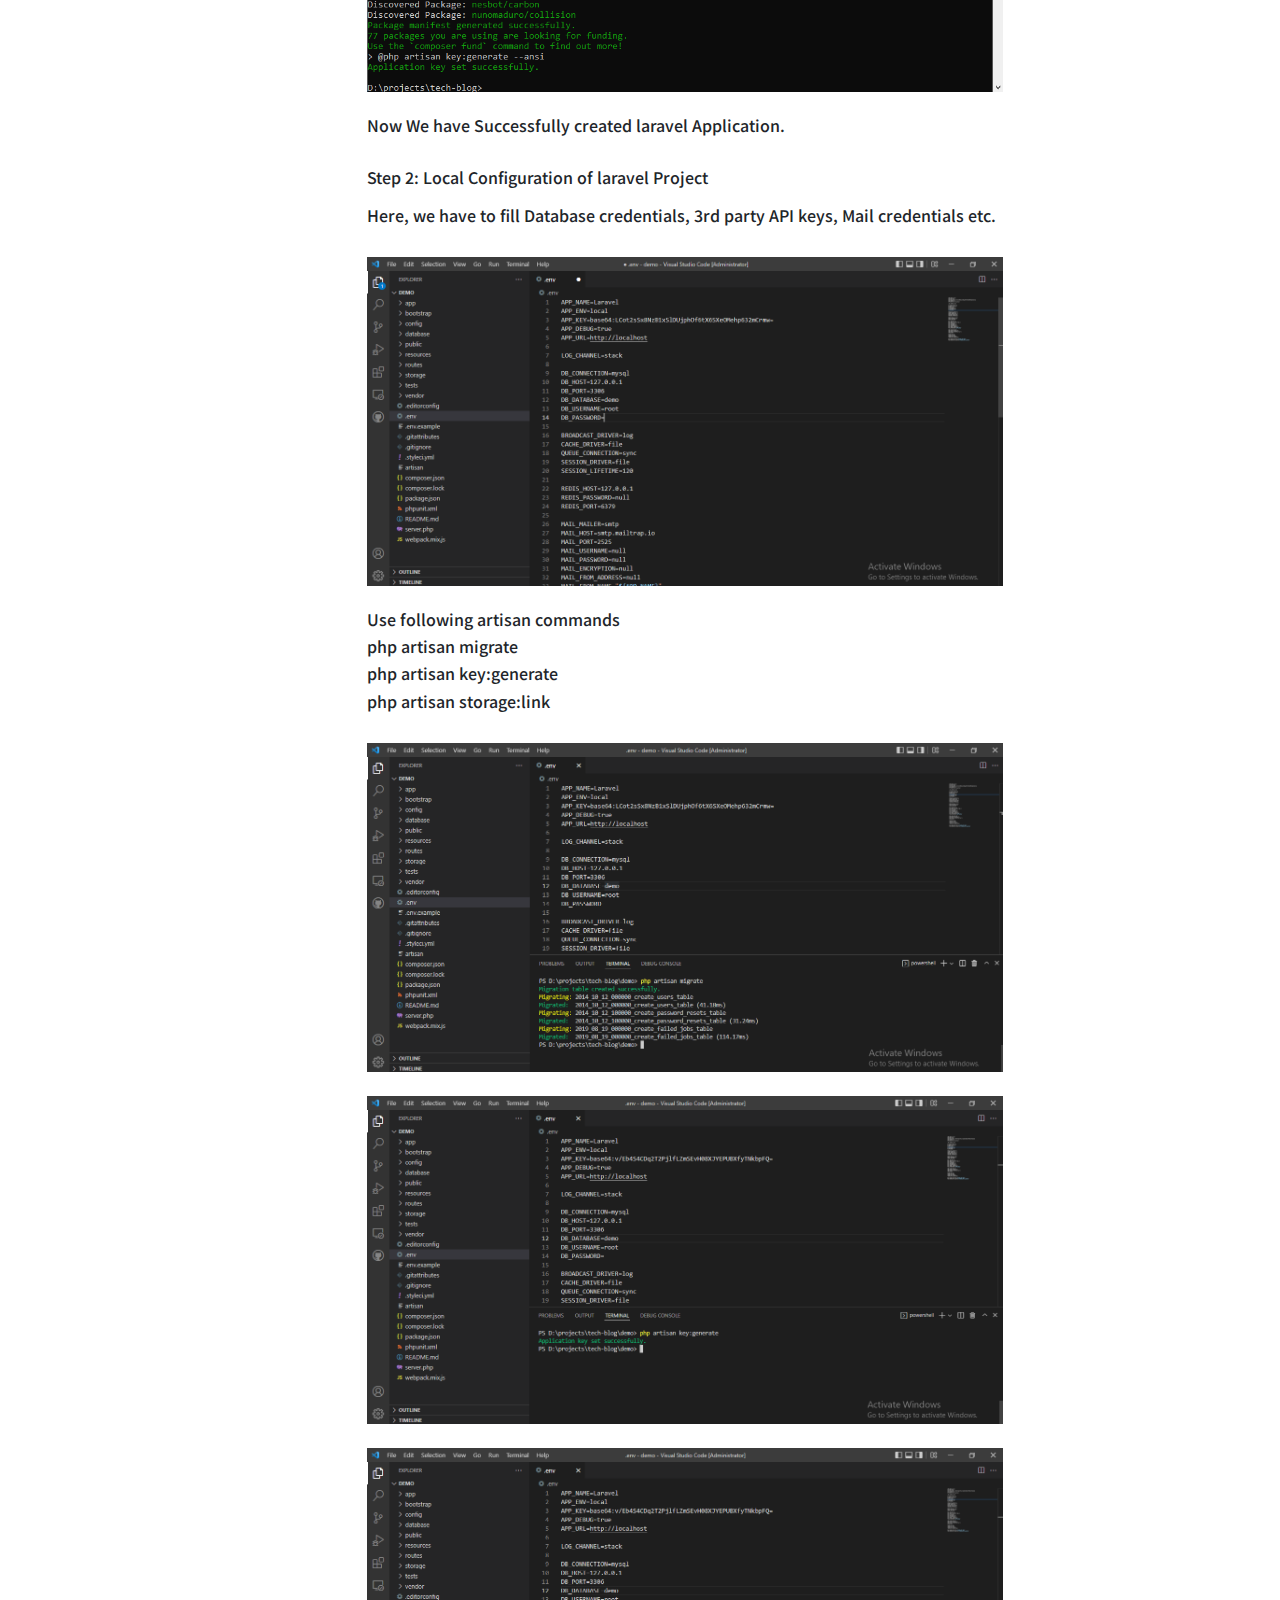
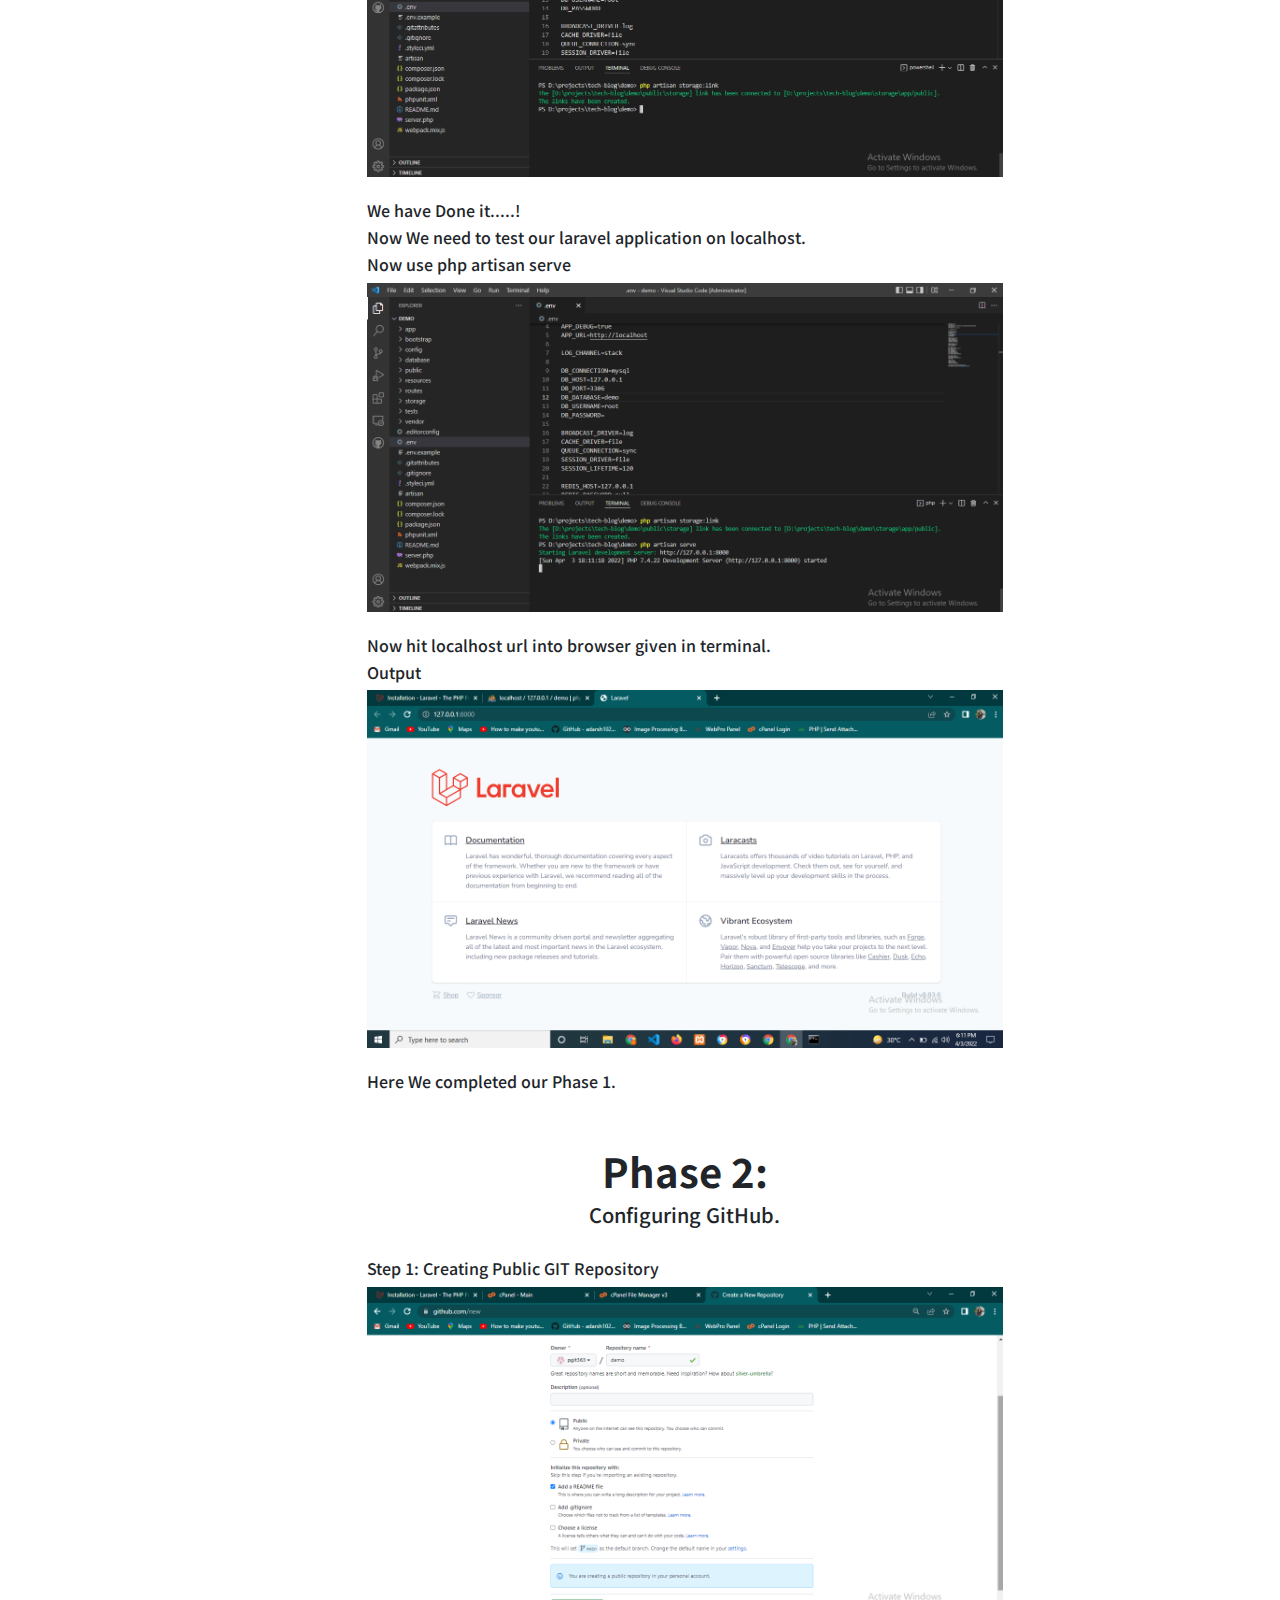
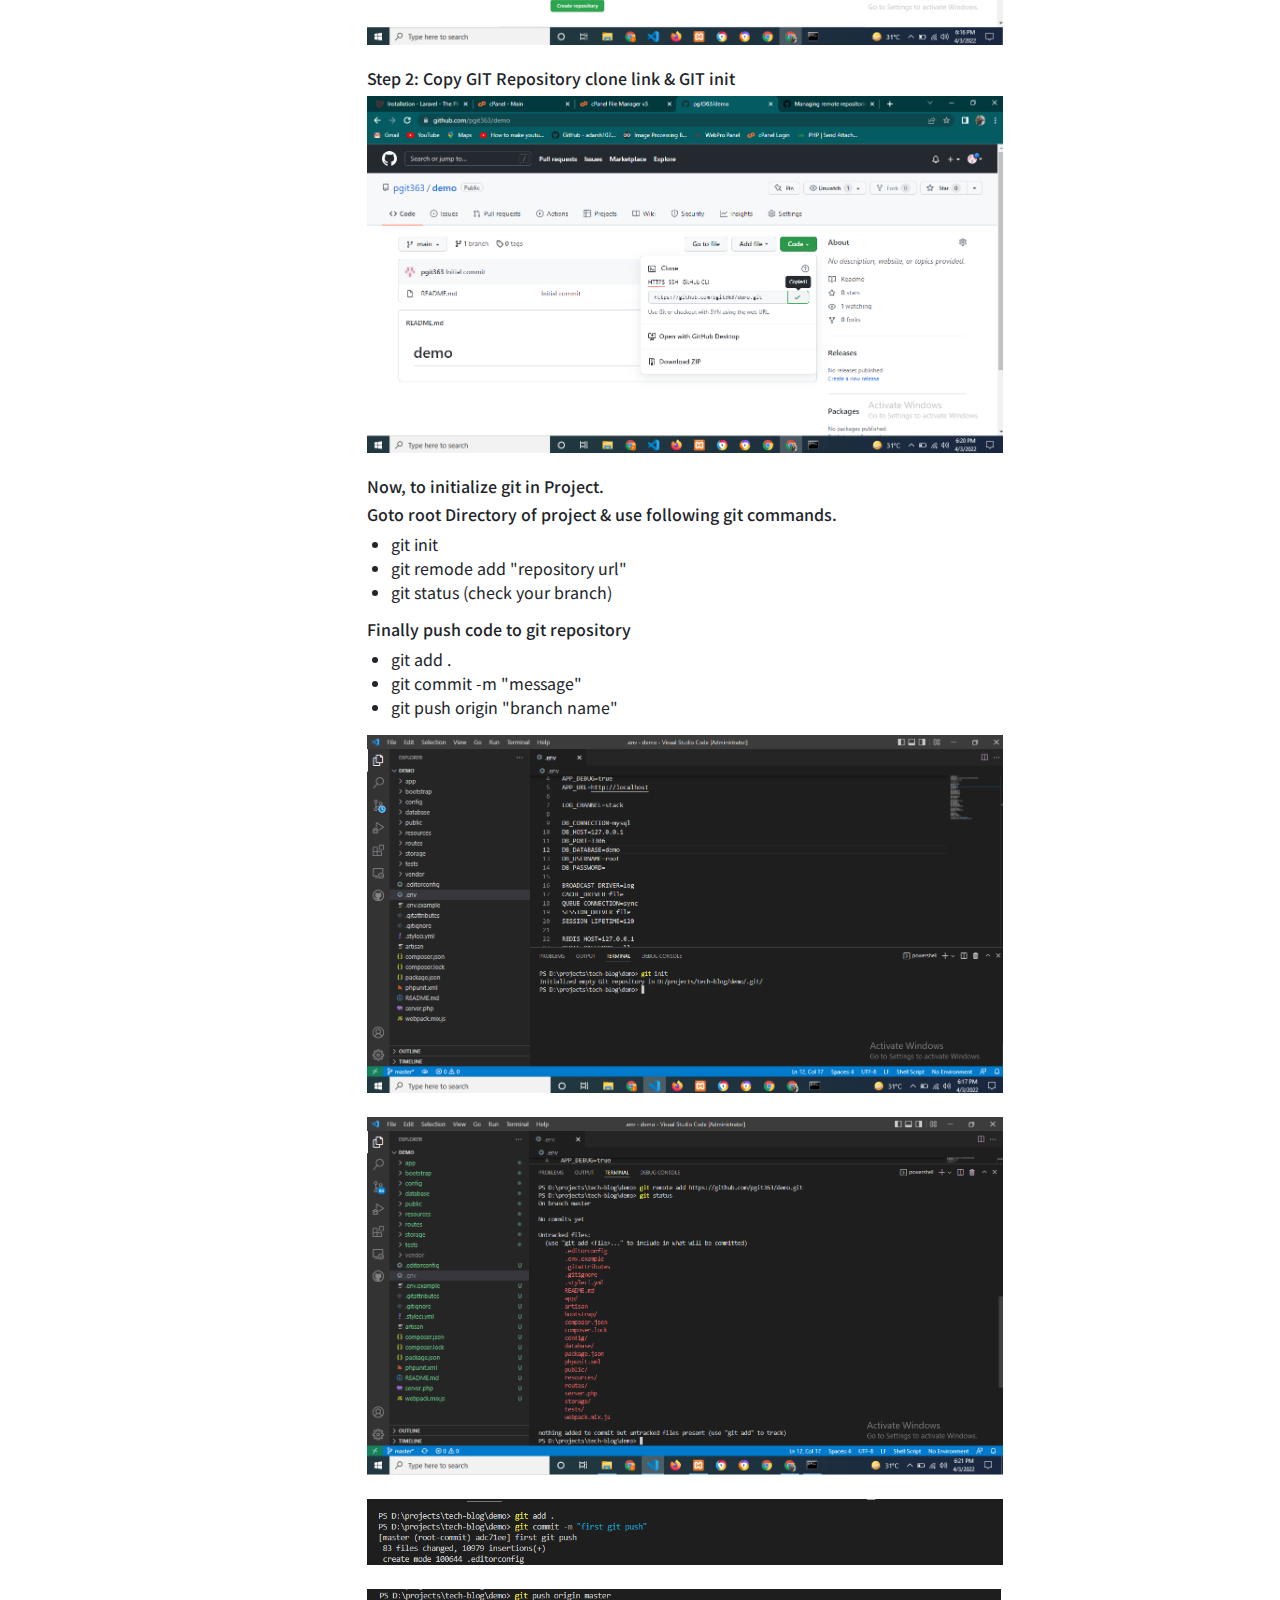
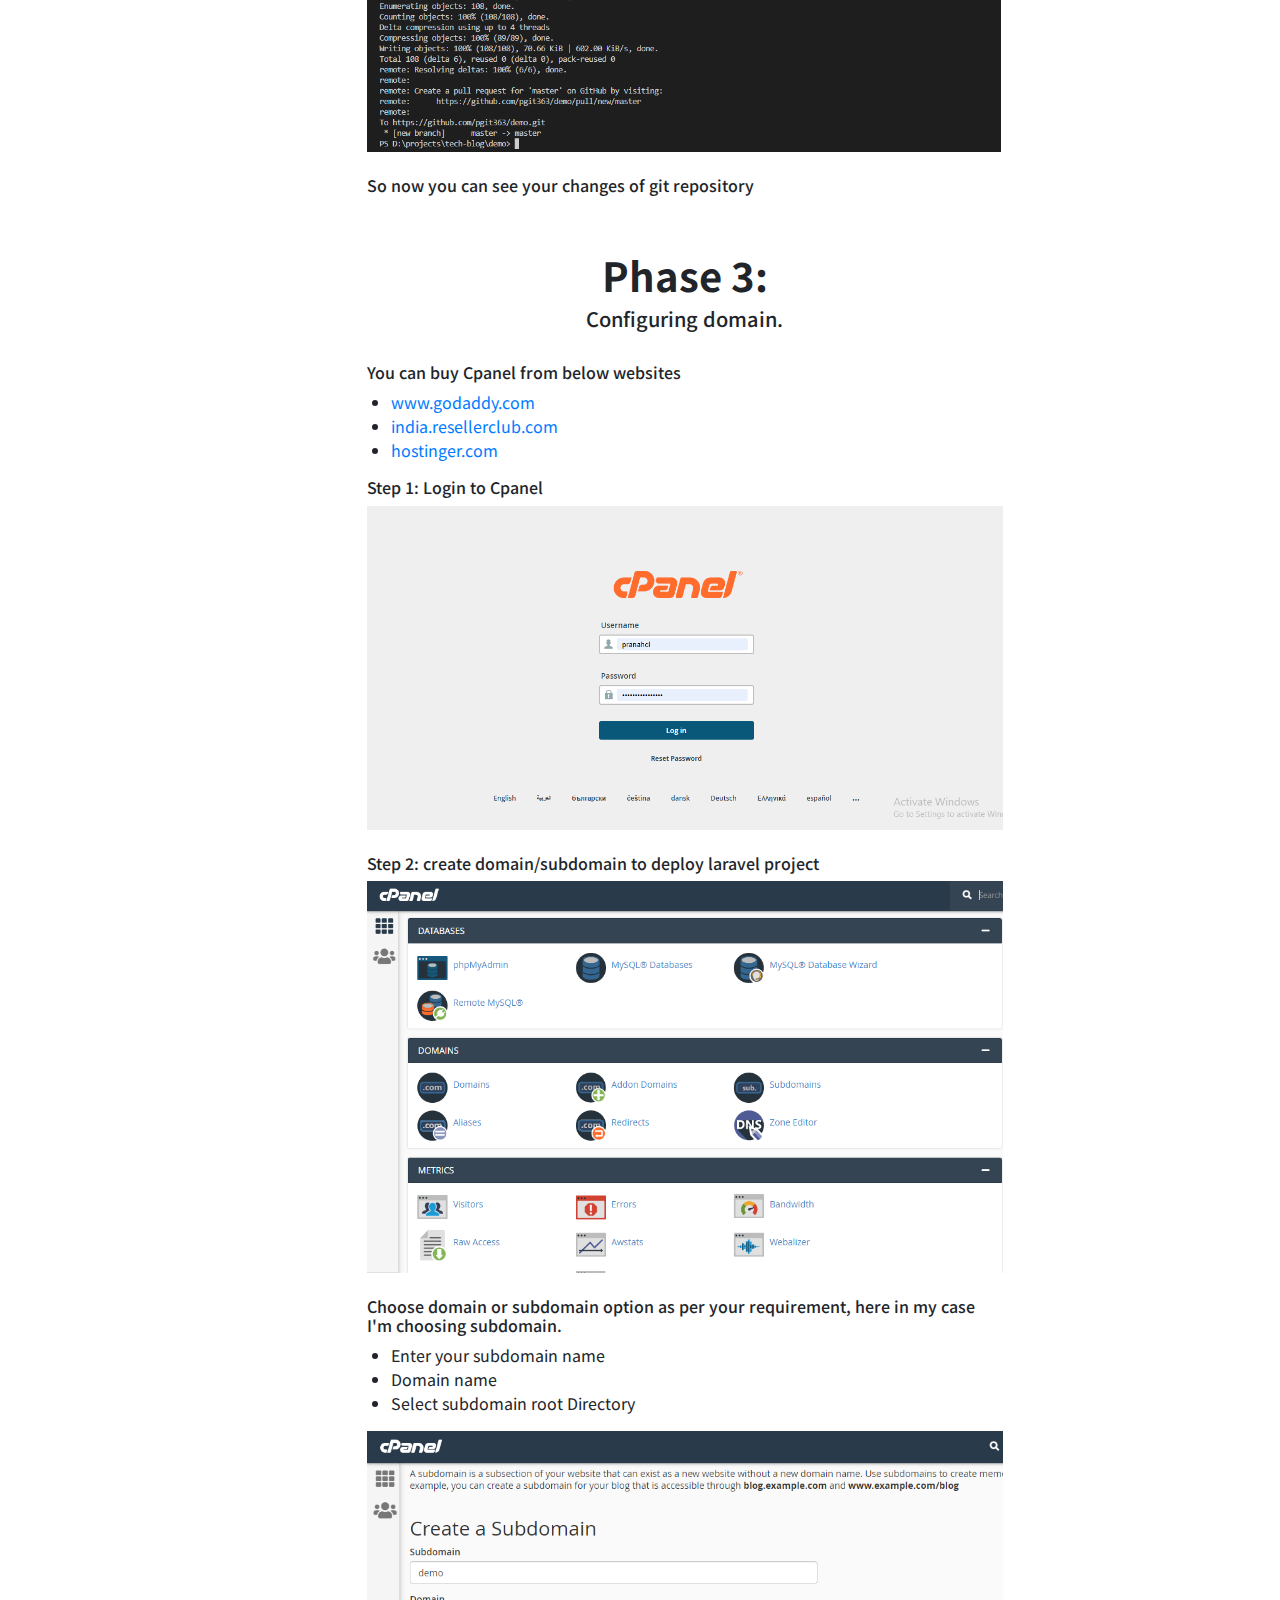
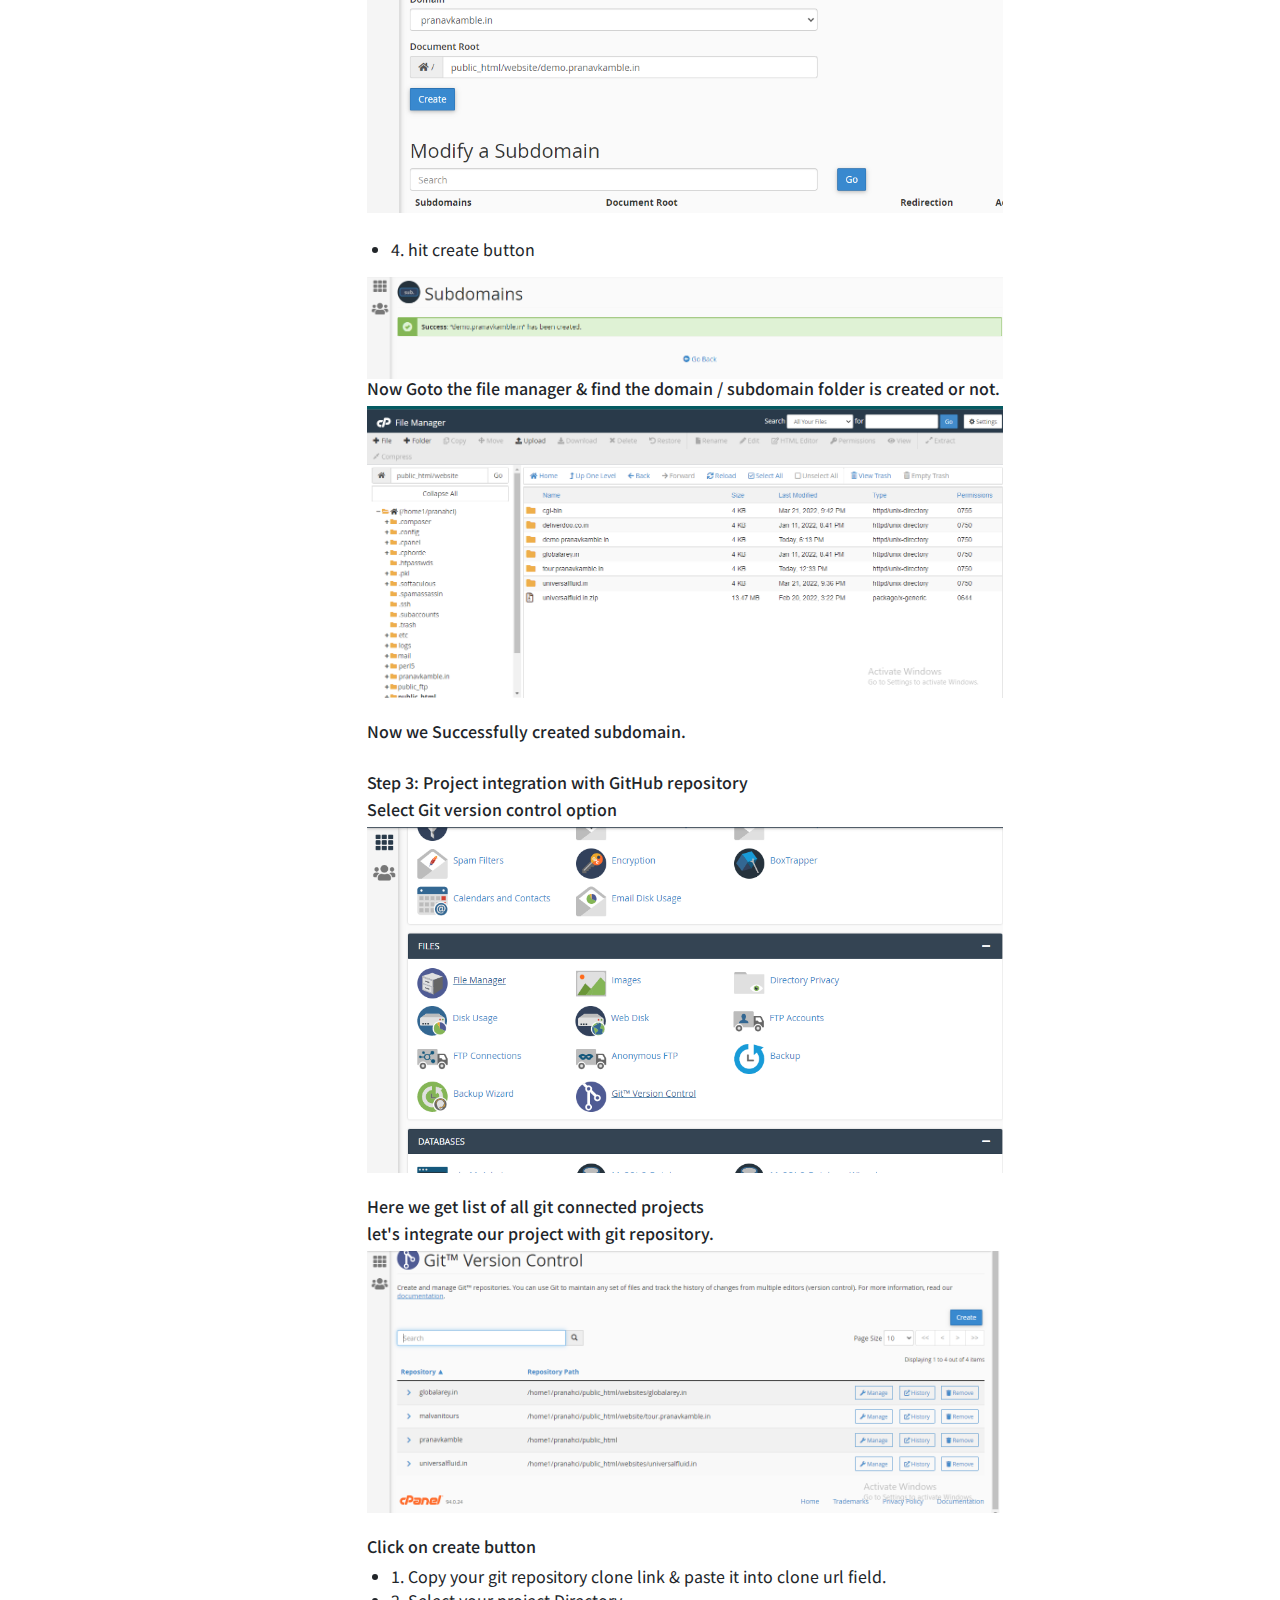
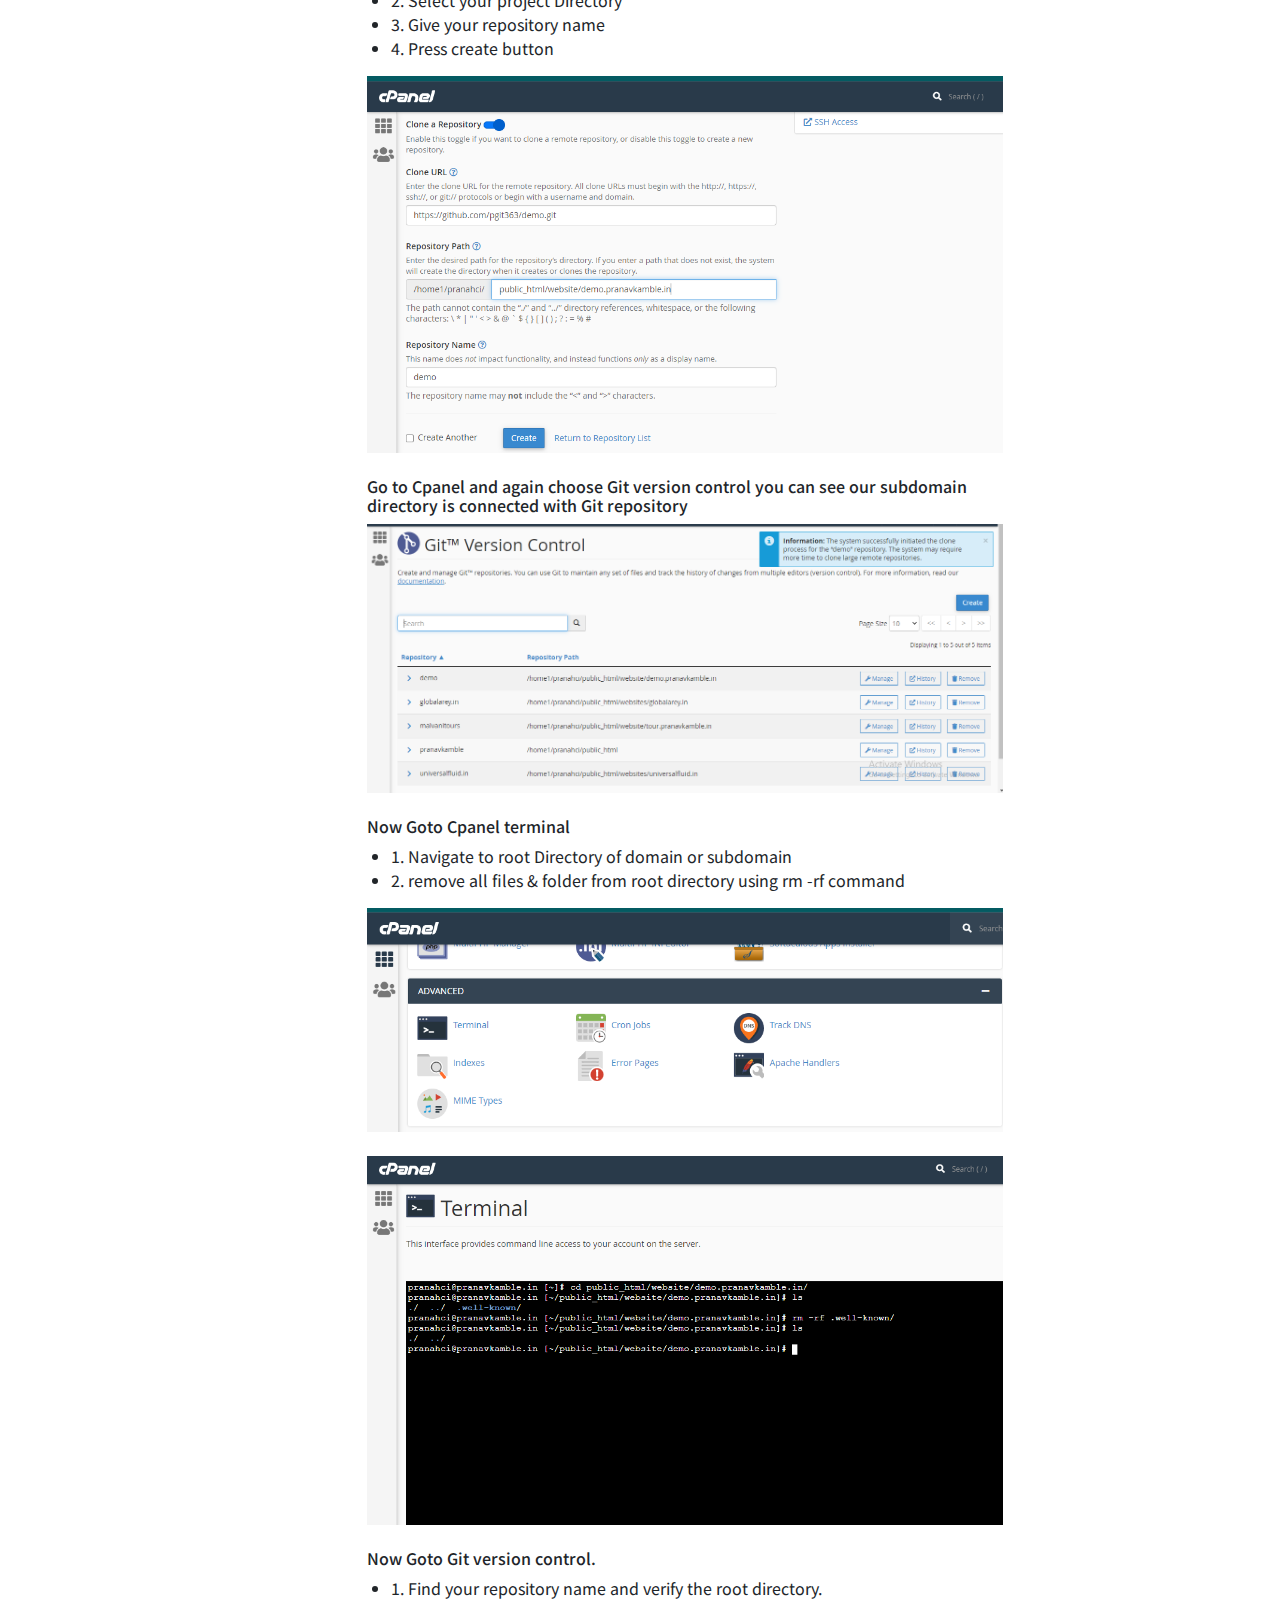
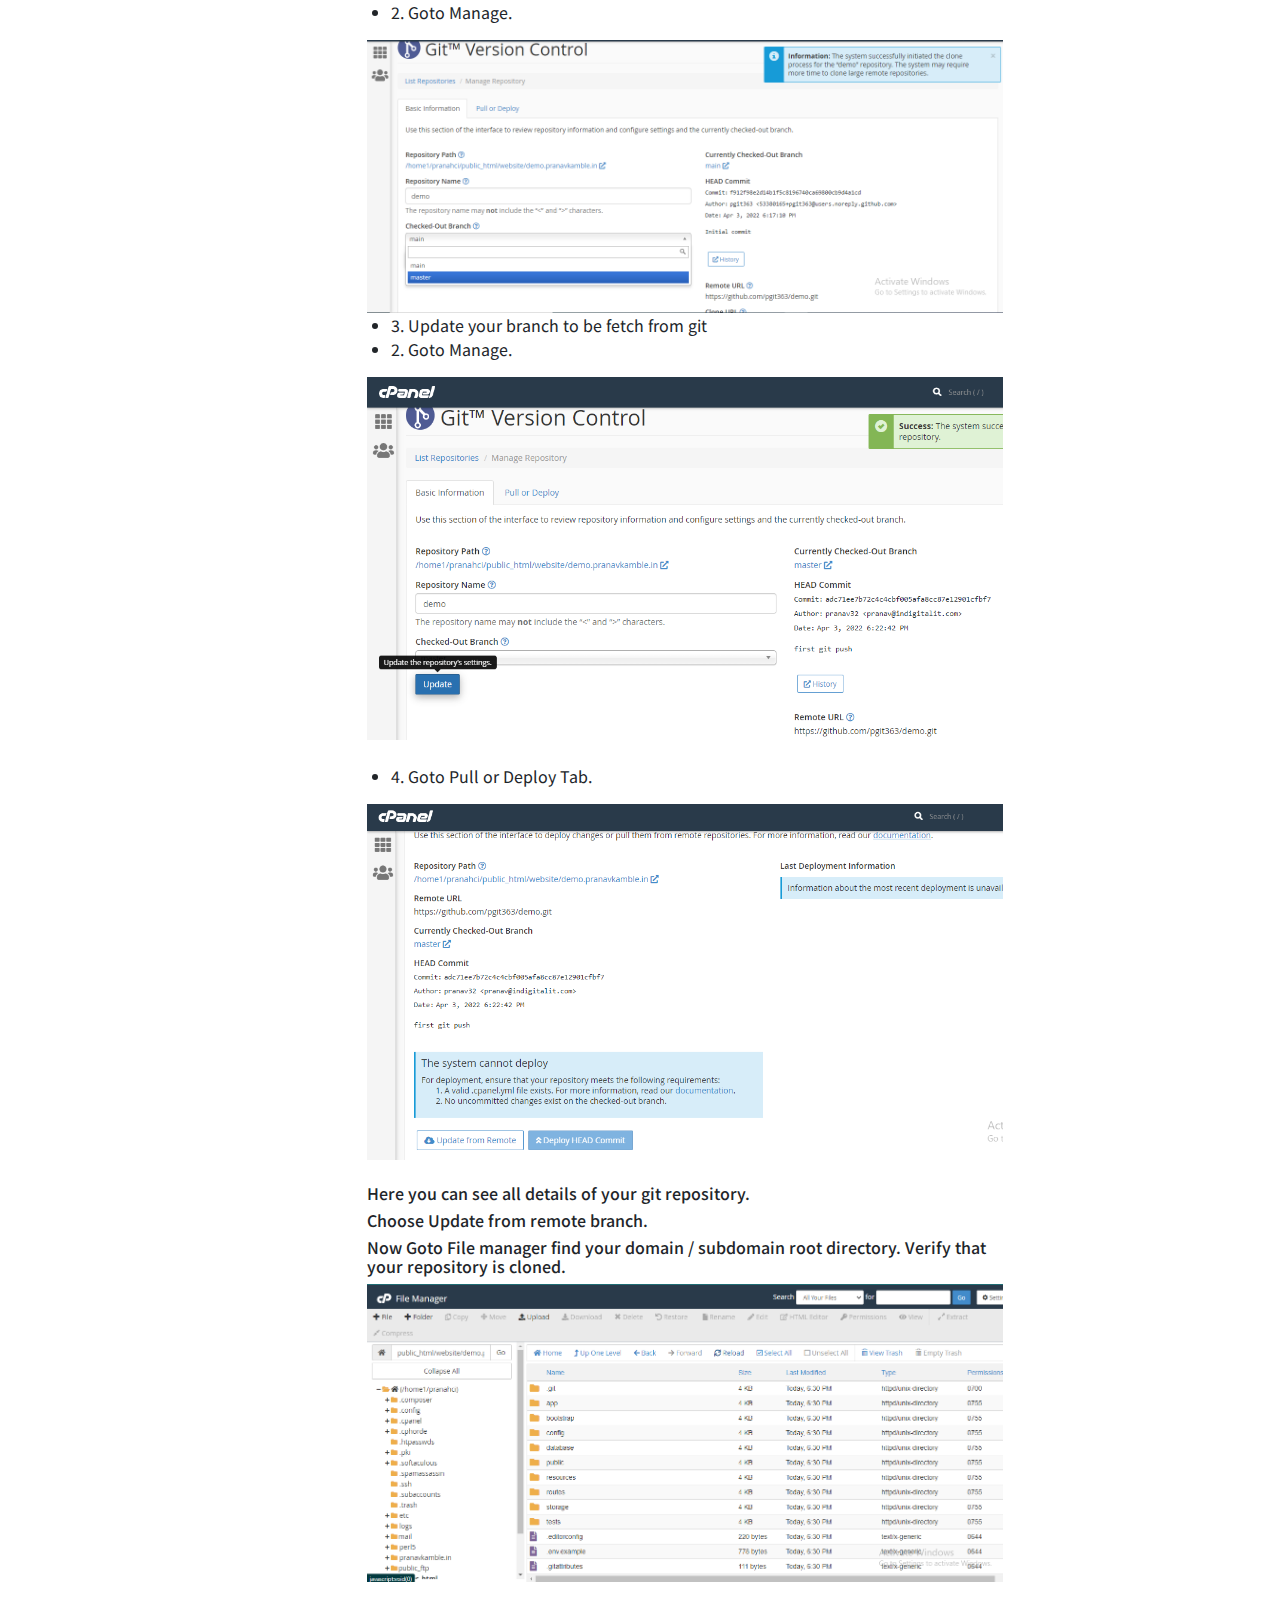
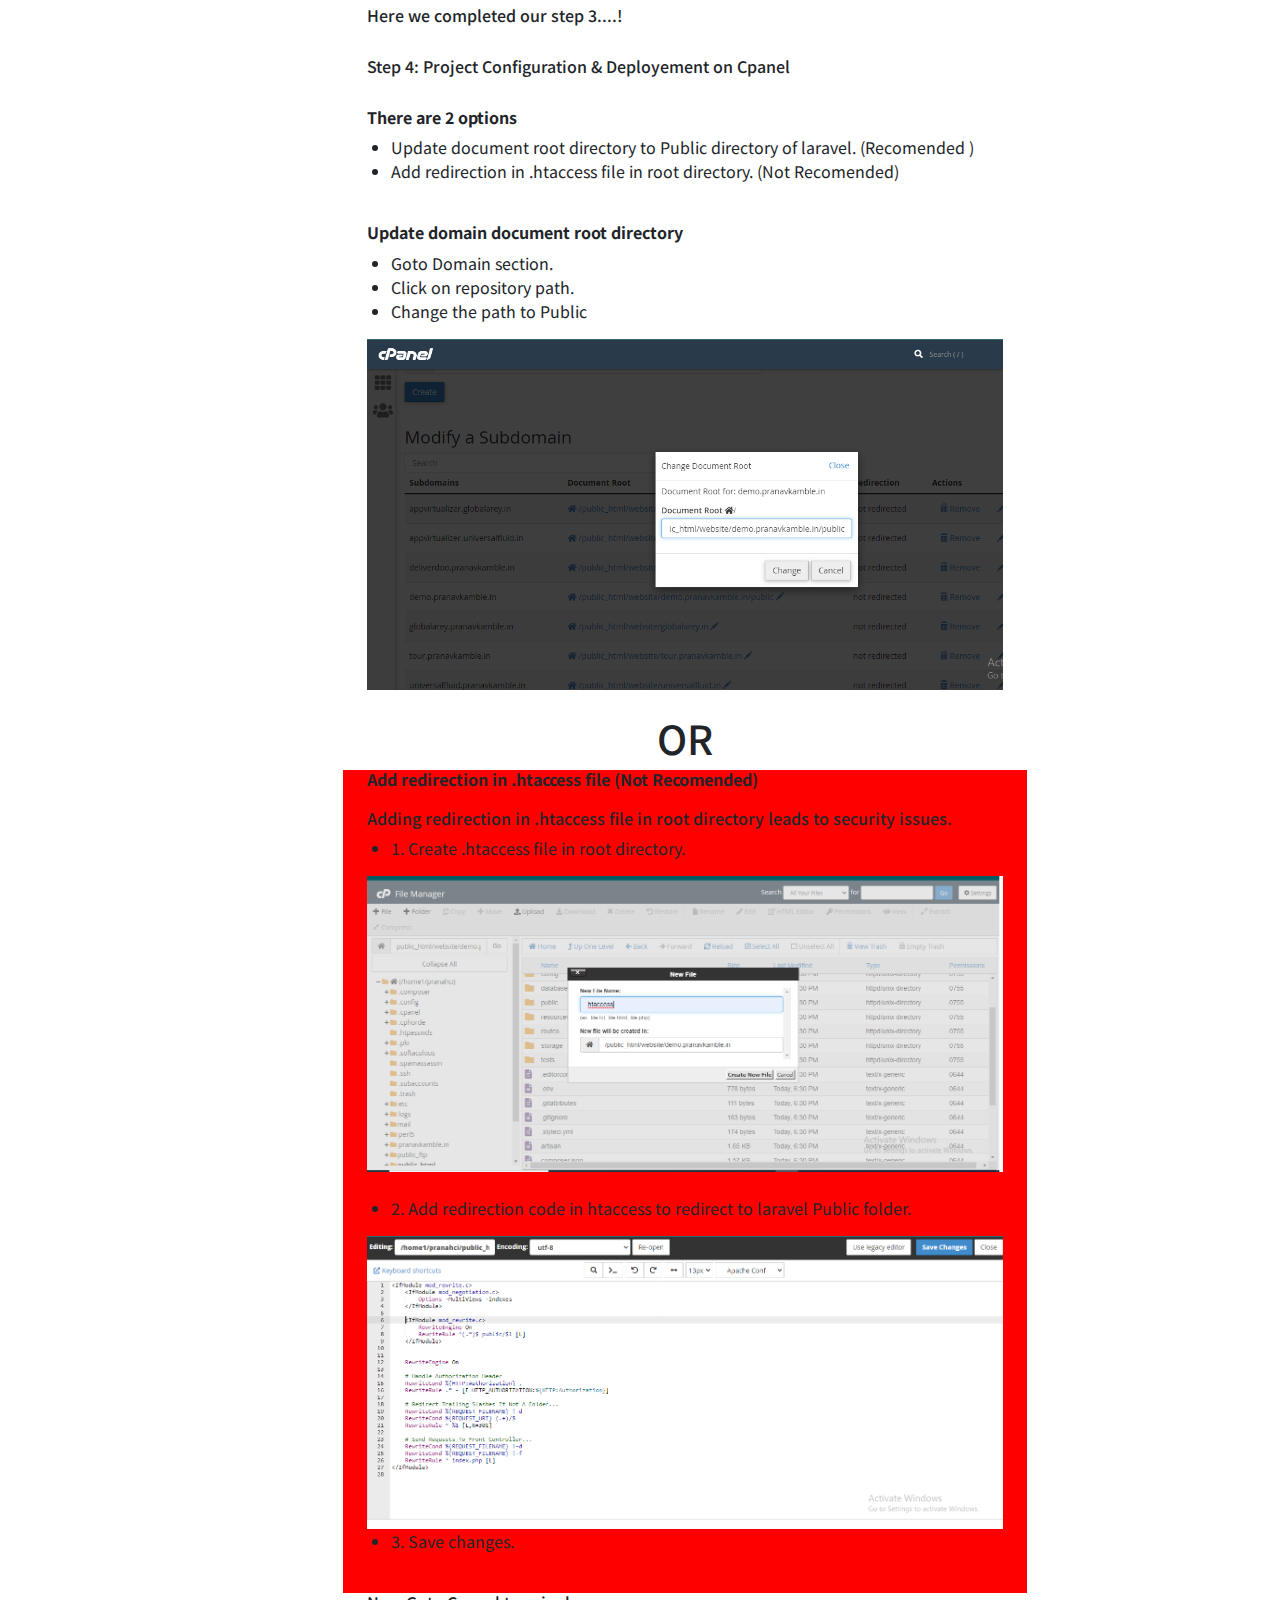
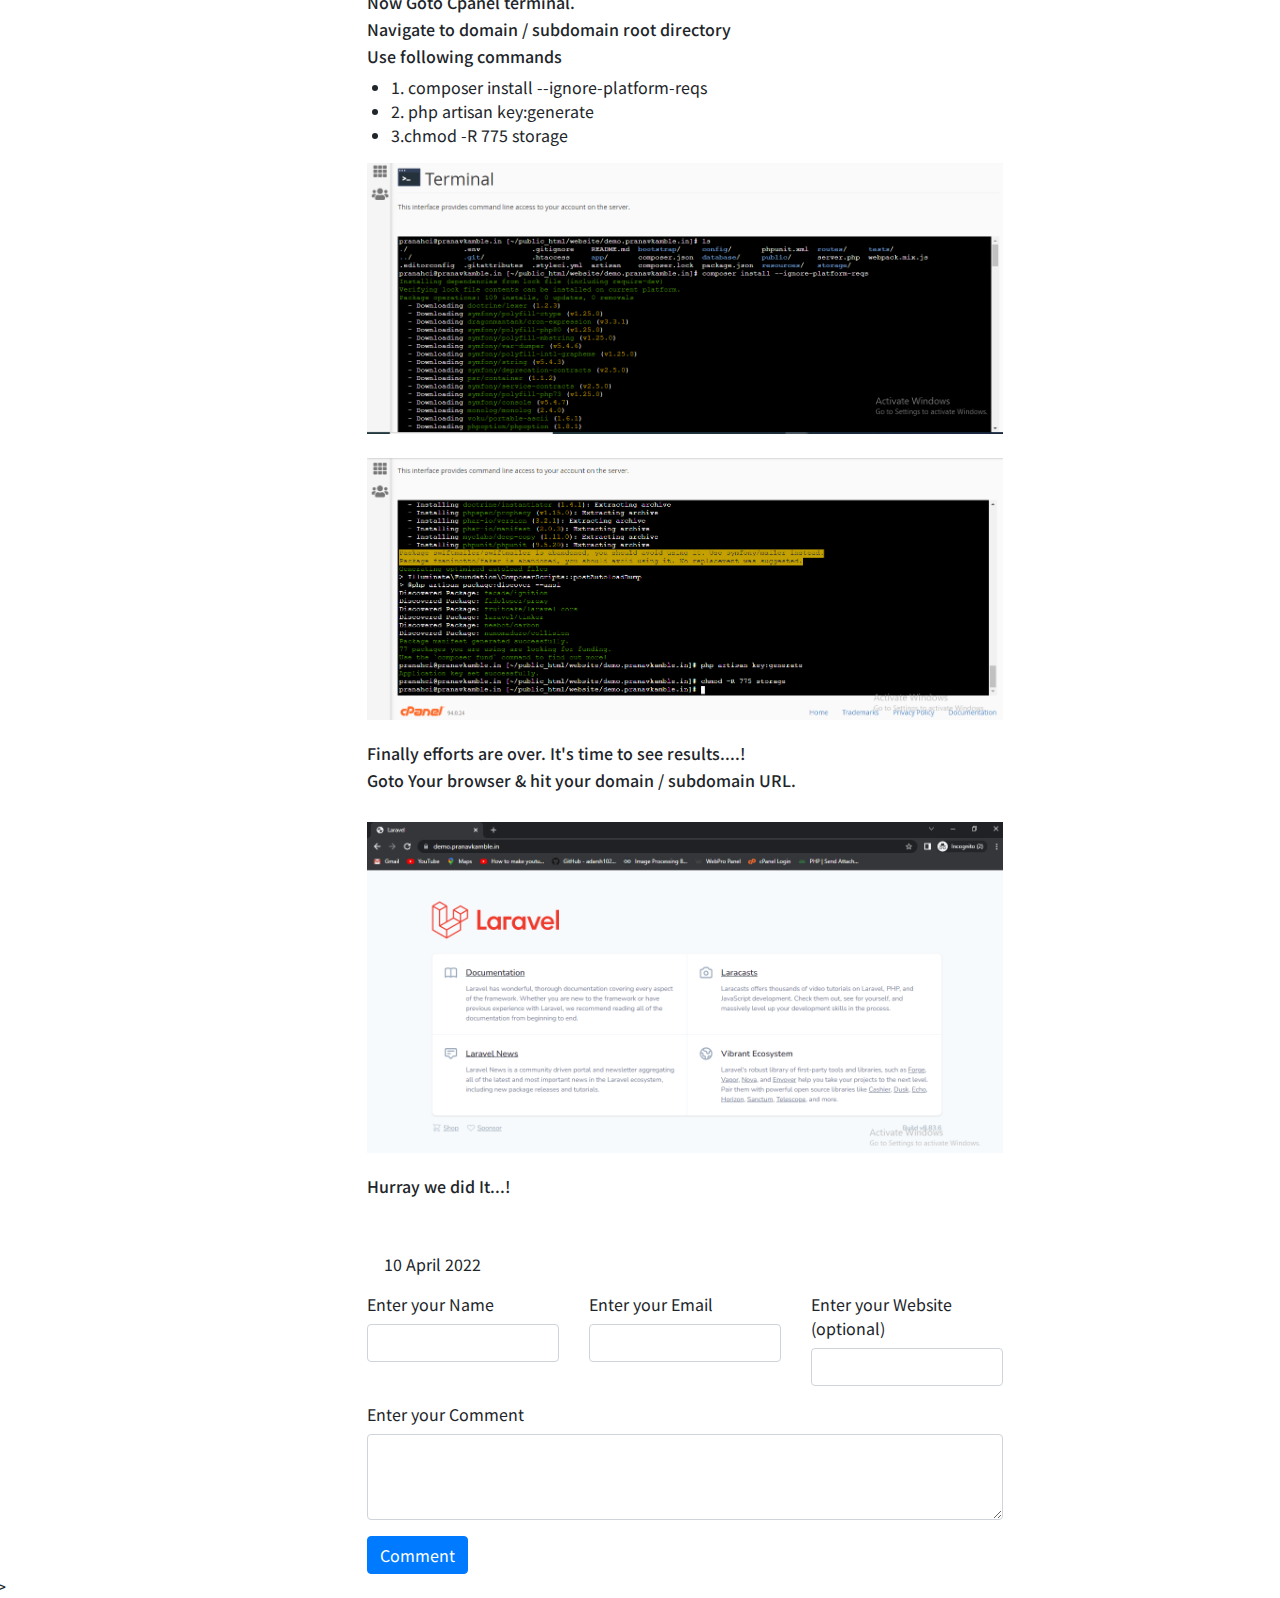
<file: blogs/laravel.html>
<!DOCTYPE html>
<html lang="en">

<head>
    <meta charset="UTF-8">
    <meta http-equiv="X-UA-Compatible" content="IE=edge">
    <meta name="viewport" content="width=device-width, initial-scale=1.0">
    <!-- font awsome cdn -->
    <link rel="stylesheet" href="https://pro.fontawesome.com/releases/v5.10.0/css/all.css"
        integrity="sha384-AYmEC3Yw5cVb3ZcuHtOA93w35dYTsvhLPVnYs9eStHfGJvOvKxVfELGroGkvsg+p" crossorigin="anonymous" />
    <!-- bootstrap cdn -->
    <link rel="stylesheet" href="css/bootstrap.css">
    <!-- custom css  -->
    <link rel="stylesheet" href="css/style.css">
    <title>Laravel Deployment</title>
</head>

<body>

    <div class="row">
        <div class="col-lg-3 col-md-0 col-sm-0">
            <!-- <div class="left_sidebar position-fixed">
                    <a href="" class="close-btn btn btn-primary" id="close"><i
                            class="fas fa-times"></i></a>
                    <ul class="p-5">
                        <li><a href="index.html" class="nav-link active">Posts</a></li>
                        <li><a href="about.html" class="nav-link">About</a></li>
                        <li><a href="contact.html" class="nav-link">Contact</a></li>
                    </ul>

                    <div class="web_name">
                        <h2 class="text-center">Blog Website</h2>
                    </div>
                    <div class="subcribe p-5">
                        <div class="form-inline">
                            <label for="">Subscribe for newslatter</label> <br>
                            <input type="text" class="form-control"
                                placeholder="Subscribe">
                        </div>
                    </div>
                    <div class="footer p-3">
                        <h4 class="text-capitalize">
                            @copywrite powered by hilal ahmad
                        </h4>
                    </div>
                </div> -->
        </div>
        <div class="col-lg-9 col-md-12 col-sm-12">
            <div class="container">
                <div class="row">
                    <div class="col-xl-9 col-md-12 col-sm-12">
                        <div class="main_content">
                            <!-- <div class="custom_navbar">
                                <a href="" class="burger-btn" id="open"><button class="btn btn-primary"><i
                                            class="fas fa-bars"></i></button></a>
                            </div> -->
                            <div class="row mt-3">
                                <div class="col-xl-12 col-md-12 col-sm-12
                                        d-flex
                                        justify-content-center
                                        align-items-center mt-3">
                                    <div class="blog_image_single">
                                        <img src="images/laravelnewbanner.jpg" alt="">
                                    </div>
                                </div>
                                <div class="col-xl-12 col-md-12 col-sm-12
                                        mt-5">
                                    <h3 class="px-4">
                                        <strong>Deploy Your Laravel 8 Application With GitHub & Cpanel</strong>
                                    </h3>
                                    <br>
                                    <p class="px-4">
                                        Laravel is an open source PHP platform created by Taylor Otwell that's designed
                                        to make web apps easier and faster. It follows a pattern of Model View
                                        Controller (MVC) configuration. Laravel reuses the current components of various
                                        frameworks that help to build a web application.
                                        The major part is to deploy Laravel application there are so many options but i
                                        choose Cpanel hosting because Capnel hosting is lower in cost and affordable for
                                        small
                                        scale business.
                                        <br>
                                        In this blog, I'm trying to explain how we can deploy our production ready
                                        laravel 8 application on Cpanel shared hosting with GitHub.
                                    </p>
                                    <h3 class="px-4">
                                        <strong>Prerequisite</strong>
                                    </h3>
                                    <div class="px-4">
                                        <ul class="px-4">
                                            <li>PHP Version 7.3 or above </li>
                                            <li>Composer</li>
                                            <li>VScode</li>
                                            <li>XAMPP server</li>
                                            <li>GitHub Account</li>
                                            <li>Cpanel</li>
                                        </ul>
                                    </div>
                                </div>

                                <div class="col-xl-12 col-md-12 col-sm-12
                                        mt-5">
                                    <h1 class="px-4" style="text-align: center;">
                                        <strong>Phase 1:</strong>
                                    </h1>
                                    <h4 class="px-4" style="text-align: center; font-size: 20px;">
                                        Creating Laravel 8 application
                                    </h4>
                                    <br>

                                    <h6 class="px-4">
                                        Step 1: Create laravel Project
                                    </h6>
                                    <div class="px-4 blog_image_single">
                                        <img src="images/1.png" alt="">
                                    </div>
                                    <br>
                                    <div class="px-4 blog_image_single">
                                        <img src="images/2.png" alt="">
                                    </div>
                                    <br>
                                    <h6 class="px-4">
                                        Now We have Successfully created laravel Application.
                                    </h6>
                                    <br>
                                    <h6 class="px-4">
                                        Step 2: Local Configuration of laravel Project
                                        <br>
                                        <br>
                                        Here, we have to fill Database credentials, 3rd party API keys, Mail credentials
                                        etc.
                                        <br>
                                    </h6>
                                    <br>
                                    <div class="px-4 blog_image_single">
                                        <img src="images/3.png" alt="">
                                    </div>
                                    <br>
                                    <h6 class="px-4">
                                        Use following artisan commands
                                    </h6>
                                    <h6 class="px-4">
                                        php artisan migrate
                                    </h6>
                                    <h6 class="px-4">
                                        php artisan key:generate
                                    </h6>

                                    <h6 class="px-4">
                                        php artisan storage:link
                                    </h6>
                                    <br>
                                    <div class="px-4 blog_image_single">
                                        <img src="images/4.png" alt="">
                                    </div>
                                    <br>
                                    <div class="px-4 blog_image_single">
                                        <img src="images/5.png" alt="">
                                    </div>
                                    <br>
                                    <div class="px-4 blog_image_single">
                                        <img src="images/6.png" alt="">
                                    </div>
                                    <br>
                                    <h6 class="px-4">
                                        We have Done it.....!
                                    </h6>
                                    <h6 class="px-4">
                                        Now We need to test our laravel application on localhost.

                                    </h6>
                                    <h6 class="px-4">
                                        Now use php artisan serve
                                    </h6>
                                    <div class="px-4 blog_image_single">
                                        <img src="images/7.png" alt="">
                                    </div>
                                    <br>
                                    <h6 class="px-4">
                                        Now hit localhost url into browser given in terminal.
                                    </h6>
                                    <h6 class="px-4">
                                        Output
                                    </h6>
                                    <div class="px-4 blog_image_single">
                                        <img src="images/8.png" alt="">
                                    </div>
                                    <br>
                                    <h6 class="px-4">
                                        Here We completed our Phase 1.
                                    </h6>
                                </div>

                                <div class="col-xl-12 col-md-12 col-sm-12
                                mt-5">
                                    <h1 class="px-4" style="text-align: center;">
                                        <strong>Phase 2:</strong>
                                    </h1>
                                    <h4 class="px-4" style="text-align: center; font-size: 20px;">
                                        Configuring GitHub.
                                    </h4>
                                    <br>

                                    <h6 class="px-4">
                                        Step 1: Creating Public GIT Repository
                                    </h6>
                                    <div class="px-4 blog_image_single">
                                        <img src="images/9.png" alt="">
                                    </div>
                                    <br>
                                    <h6 class="px-4">
                                        Step 2: Copy GIT Repository clone link & GIT init
                                    </h6>
                                    <div class="px-4 blog_image_single">
                                        <img src="images/10.png" alt="">
                                    </div>
                                    <br>
                                    <h6 class="px-4">
                                        Now, to initialize git in Project.
                                    </h6>
                                    <h6 class="px-4">
                                        Goto root Directory of project & use following git commands.
                                    </h6>
                                    <div class="px-4">
                                        <ul class="px-4">
                                            <li>git init</li>
                                            <li>git remode add "repository url"</li>
                                            <li>git status (check your branch)</li>
                                        </ul>
                                    </div>
                                    <h6 class="px-4">
                                        Finally push code to git repository
                                    </h6>
                                    <div class="px-4">
                                        <ul class="px-4">
                                            <li>git add .</li>
                                            <li>git commit -m "message"</li>
                                            <li> git push origin "branch name"</li>
                                        </ul>
                                    </div>
                                    <div class="px-4 blog_image_single">
                                        <img src="images/11.png" alt="">
                                    </div>
                                    <br>
                                    <div class="px-4 blog_image_single">
                                        <img src="images/12.png" alt="">
                                    </div>
                                    <br>
                                    <div class="px-4 blog_image_single">
                                        <img src="images/13.png" alt="">
                                    </div>
                                    <br>
                                    <div class="px-4 blog_image_single">
                                        <img src="images/14.png" alt="">
                                    </div>
                                    <br>
                                    <h6 class="px-4">
                                        So now you can see your changes of git repository
                                    </h6>
                                </div>

                                <div class="col-xl-12 col-md-12 col-sm-12
                                mt-5">
                                    <h1 class="px-4" style="text-align: center;">
                                        <strong>Phase 3:</strong>
                                    </h1>
                                    <h4 class="px-4" style="text-align: center; font-size: 20px;">
                                        Configuring domain.
                                    </h4>
                                    <br>

                                    <h6 class="px-4">
                                        You can buy Cpanel from below websites
                                    </h6>

                                    <div class="px-4">
                                        <ul class="px-4">
                                            <li> <a href="www.godaddy.com" target="_blank">www.godaddy.com</a></li>
                                            <li> <a href="india.resellerclub.com"
                                                    target="_blank">india.resellerclub.com</a></li>
                                            <li> <a href="hostinger.com" target="_blank">hostinger.com</a></li>
                                        </ul>
                                    </div>

                                    <h6 class="px-4">
                                        Step 1: Login to Cpanel
                                    </h6>
                                    <div class="px-4 blog_image_single">
                                        <img src="images/16.png" alt="">
                                    </div>
                                    <br>
                                    <h6 class="px-4">
                                        Step 2: create domain/subdomain to deploy laravel project
                                    </h6>
                                    <div class="px-4 blog_image_single">
                                        <img src="images/17.png" alt="">
                                    </div>
                                    <br>
                                    <h6 class="px-4">
                                        Choose domain or subdomain option as per your requirement, here in my case I'm
                                        choosing
                                        subdomain.
                                    </h6>

                                    <div class="px-4">
                                        <ul class="px-4">
                                            <li>Enter your subdomain name</li>
                                            <li>Domain name</li>
                                            <li>Select subdomain root Directory</li>
                                        </ul>
                                    </div>
                                    <div class="px-4 blog_image_single">
                                        <img src="images/18.png" alt="">
                                    </div>
                                    <br>
                                    <div class="px-4">
                                        <ul class="px-4">
                                            <li>4. hit create button</li>
                                        </ul>
                                    </div>
                                    <div class="px-4 blog_image_single">
                                        <img src="images/19.png" alt="">
                                    </div>
                                    <h6 class="px-4">
                                        Now Goto the file manager & find the domain / subdomain folder is created or
                                        not.
                                    </h6>
                                    <div class="px-4 blog_image_single">
                                        <img src="images/20.png" alt="">
                                    </div>
                                    <br>
                                    <h6 class="px-4">
                                        Now we Successfully created subdomain.
                                    </h6>
                                    <br>
                                    <h6 class="px-4">
                                        Step 3: Project integration with GitHub repository
                                    </h6>
                                    <h6 class="px-4">
                                        Select Git version control option
                                    </h6>


                                    <div class="px-4 blog_image_single">
                                        <img src="images/21.png" alt="">
                                    </div>
                                    <br>
                                    <h6 class="px-4">
                                        Here we get list of all git connected projects
                                    </h6>
                                    <h6 class="px-4">
                                        let's integrate our project with git repository.
                                    </h6>
                                    <div class="px-4 blog_image_single">
                                        <img src="images/22.png" alt="">
                                    </div>
                                    <br>
                                    <h6 class="px-4">
                                        Click on create button
                                    </h6>
                                    <div class="px-4">
                                        <ul class="px-4">
                                            <li>1. Copy your git repository clone link & paste it into clone url field.
                                            </li>
                                            <li>2. Select your project Directory</li>
                                            <li>3. Give your repository name</li>
                                            <li>4. Press create button</li>
                                        </ul>
                                    </div>
                                    <div class="px-4 blog_image_single">
                                        <img src="images/23.png" alt="">
                                    </div>
                                    <br>
                                    <h6 class="px-4">
                                        Go to Cpanel and again choose Git version control you can see our subdomain
                                        directory is
                                        connected with Git repository
                                    </h6>
                                    <div class="px-4 blog_image_single">
                                        <img src="images/26.png" alt="">
                                    </div>
                                    <br>
                                    <h6 class="px-4">
                                        Now Goto Cpanel terminal
                                    </h6>
                                    <div class="px-4">
                                        <ul class="px-4">
                                            <li>1. Navigate to root Directory of domain or subdomain</li>
                                            <li>2. remove all files & folder from root directory using rm -rf command
                                            </li>
                                        </ul>
                                    </div>
                                    <div class="px-4 blog_image_single">
                                        <img src="images/24.png" alt="">
                                    </div>
                                    <br>
                                    <div class="px-4 blog_image_single">
                                        <img src="images/25.png" alt="">
                                    </div>
                                    <br>
                                    <h6 class="px-4">
                                        Now Goto Git version control.
                                    </h6>
                                    <div class="px-4">
                                        <ul class="px-4">
                                            <li>1. Find your repository name and verify the root directory.</li>
                                            <li>2. Goto Manage.</li>
                                        </ul>
                                    </div>
                                    <div class="px-4 blog_image_single">
                                        <img src="images/27.png" alt="">
                                    </div>
                                    <div class="px-4">
                                        <ul class="px-4">
                                            <li>3. Update your branch to be fetch from git</li>
                                            <li>2. Goto Manage.</li>
                                        </ul>
                                    </div>
                                    <div class="px-4 blog_image_single">
                                        <img src="images/28.png" alt="">
                                    </div>
                                    <br>
                                    <div class="px-4">
                                        <ul class="px-4">
                                            <li>4. Goto Pull or Deploy Tab.</li>
                                        </ul>
                                    </div>
                                    <div class="px-4 blog_image_single">
                                        <img src="images/29.png" alt="">
                                    </div>
                                    <br>
                                    <h6 class="px-4">
                                        Here you can see all details of your git repository.
                                    </h6>
                                    <h6 class="px-4">
                                        Choose Update from remote branch.
                                    </h6>
                                    <h6 class="px-4">
                                        Now Goto File manager find your domain / subdomain root directory. Verify that
                                        your
                                        repository is cloned.
                                    </h6>
                                    <div class="px-4 blog_image_single">
                                        <img src="images/30.png" alt="">
                                    </div>
                                    <br>
                                    <h6 class="px-4">
                                        Here we completed our step 3....!
                                    </h6>
                                    <br>
                                    <h6 class="px-4">
                                        Step 4: Project Configuration & Deployement on Cpanel
                                    </h6>

                                    <br>
                                    <h6 class="px-4">
                                        <strong>
                                            There are 2 options
                                        </strong>
                                    </h6>
                                    <div class="px-4">
                                        <ul class="px-4">
                                            <li>Update document root directory to Public directory of laravel.
                                                (Recomended )</li>
                                            <li>Add redirection in .htaccess file in root directory. (Not Recomended)
                                            </li>
                                        </ul>
                                    </div>
                                    <br>
                                    <h6 class="px-4">
                                        <strong>
                                            Update domain document root directory
                                        </strong>
                                    </h6>
                                    <div class="px-4">
                                        <ul class="px-4">
                                            <li>Goto Domain section.</li>
                                            <li>Click on repository path.</li>
                                            <li>Change the path to Public</li>
                                        </ul>
                                    </div>
                                    <div class="px-4 blog_image_single">
                                        <img src="images/36.png" alt="">
                                    </div>
                                    <br>
                                    <h1 class="px-4" style="text-align: center;">
                                        OR
                                    </h1>
                                    <div style="background-color: #ff0000;">
                                        <h6 class="px-4">
                                            <strong>
                                                Add redirection in .htaccess file (Not Recomended)
                                            </strong> <br><br>
                                            Adding redirection in .htaccess file in root directory leads to security
                                            issues.
                                        </h6>
                                        <div class="px-4">
                                            <ul class="px-4">
                                                <li>1. Create .htaccess file in root directory.</li>
                                            </ul>
                                        </div>
                                        <div class="px-4 blog_image_single">
                                            <img src="images/31.png" alt="">
                                        </div>
                                        <br>
                                        <div class="px-4">
                                            <ul class="px-4">
                                                <li>2. Add redirection code in htaccess to redirect to laravel Public
                                                    folder.</li>
                                            </ul>
                                        </div>
                                        <div class="px-4 blog_image_single">
                                            <img src="images/32.png" alt="">
                                        </div>
                                        <div class="px-4">
                                            <ul class="px-4">
                                                <li> 3. Save changes.</li>
                                            </ul>
                                        </div>
                                        <br>
                                    </div>

                                    <h6 class="px-4">
                                        Now Goto Cpanel terminal.
                                    </h6>
                                    <h6 class="px-4">
                                        Navigate to domain / subdomain root directory
                                    </h6>
                                    <h6 class="px-4">
                                        Use following commands
                                    </h6>
                                    <div class="px-4">
                                        <ul class="px-4">
                                            <li>1. composer install --ignore-platform-reqs</li>
                                            <li>2. php artisan key:generate</li>
                                            <li> 3.chmod -R 775 storage</li>
                                        </ul>
                                    </div>
                                    <div class="px-4 blog_image_single">
                                        <img src="images/33.png" alt="">
                                    </div>
                                    <br>
                                    <div class="px-4 blog_image_single">
                                        <img src="images/34.png" alt="">
                                    </div>
                                    <br>
                                    <h6 class="px-4">
                                        Finally efforts are over. It's time to see results....!
                                    </h6>
                                    <h6 class="px-4">
                                        Goto Your browser & hit your domain / subdomain URL.
                                    </h6>
                                    <br>
                                    <div class="px-4 blog_image_single">
                                        <img src="images/35.png" alt="">
                                    </div>
                                    <br>
                                    <h6 class="px-4">
                                        Hurray we did It...!
                                    </h6>
                                </div>
                                <div class="col-xl-12 col-md-12 col-sm-12 mt-5"></div>
                                <p class="px-4">

                                </p>
                                <p class="d-flex justify-content-around">
                                    <span><i class="fas fa-calendar-alt mr-2"></i>
                                        10
                                        April
                                        2022
                                    </span>
                                    &nbsp;
                                    &nbsp;
                                    &nbsp;

                                    <!-- <span> <i class="fa fa-folder mr-2" aria-hidden="true"></i>
                                        Javascript
                                    </span>
                                    &nbsp;
                                    &nbsp;
                                    &nbsp; -->
<!-- 
                                    <span> <i class="fa fa-comments mr-2" aria-hidden="true"></i> 
                                        27
                                    </span> -->
                                </p>
                            </div>
                            <div class="col-xl-12 col-md-12 col-sm-12 px-4">
                                <form action="" id="replay-form">
                                    <div class="row">
                                        <div class="col-xl-4 col-md-6
                                                    col-sm-12">
                                            <div class="form-group">
                                                <label for="">Enter your
                                                    Name</label>
                                                <input type="text" class="form-control" name="name" id="name">
                                            </div>
                                        </div>
                                        <div class="col-xl-4 col-md-6
                                                    col-sm-12">
                                            <div class="form-group">
                                                <label for="">Enter your
                                                    Email</label>
                                                <input type="text" class="form-control" name="email" id="email">
                                            </div>
                                        </div>
                                        <div class="col-xl-4 col-md-6
                                                    col-sm-12">
                                            <div class="form-group">
                                                <label for="">Enter your
                                                    Website (optional)</label>
                                                <input type="text" class="form-control" name="website" id="website">
                                            </div>
                                        </div>
                                    </div>

                                    <div class="row">
                                        <div class="col-xl-12 col-md-12
                                                    col-sm-12">
                                            <div class="form-group">
                                                <label for="comment">Enter
                                                    your
                                                    Comment</label>
                                                <textarea class="form-control" name="comment" id="comment"
                                                    rows="3"></textarea>
                                            </div>
                                        </div>
                                    </div>

                                    <button type="button" class="btn btn-primary"
                                        onclick="alert('comming soon...')">Comment</button>
                                </form>
                            </div>
                        </div>
                    </div>
                    <!-- show comments -->
                    <!-- <div class="comments my-5">
                        <h4>Comments (4)</h4>

                        <div class="row">
                            <div class="col-xl-12 col-md-12 col-sm-12
                                        mt-3">

                                <div class="card p-4">
                                    <h4>Hilal ahmad</h4>
                                    <p>
                                        this is your comments
                                    </p>
                                    <hr>
                                    <div class="replay-comments ml-5">
                                        <div class="row">
                                            <div class="col-xl-12
                                                        col-md-12
                                                        col-sm-12">
                                                <h4>Hilal ahmad</h4>
                                                <p>
                                                    this is your replay
                                                    comments
                                                </p>
                                                <hr>
                                            </div>
                                            <div class="col-xl-12
                                                        col-md-12
                                                        col-sm-12">
                                                <h4>Hilal ahmad</h4>
                                                <p>
                                                    this is your replay
                                                    comments
                                                </p>
                                                <hr>
                                            </div>
                                            <div class="col-xl-12
                                                        col-md-12
                                                        col-sm-12">
                                                <h4>Hilal ahmad</h4>
                                                <p>
                                                    this is your replay
                                                    comments
                                                </p>
                                                <hr>
                                            </div>
                                            <div class="col-xl-12
                                                        col-md-12
                                                        col-sm-12">
                                                <h4>Hilal ahmad</h4>
                                                <p>
                                                    this is your replay
                                                    comments
                                                </p>
                                                <hr>
                                            </div>
                                        </div>
                                    </div>
                                </div>


                                <!-- <button type="button" class="btn
                                            btn-primary float-right" id="fouces">replay</button> -->

                </div>
                <!-- 
                                <div class="col-xl-12 col-md-12 col-sm-12
                                        mt-3">

                                    <div class="card p-4">
                                        <h4>Hilal ahmad</h4>
                                        <p>
                                            this is your comments
                                        </p>
                                        <hr>
                                        <div class="replay-comments ml-5">
                                            <div class="row">
                                                <div class="col-xl-12
                                                        col-md-12
                                                        col-sm-12">
                                                    <h4>Hilal ahmad</h4>
                                                    <p>
                                                        this is your replay
                                                        comments
                                                    </p>
                                                    <hr>
                                                </div>

                                            </div>
                                        </div>
                                    </div>


                                    <button type="button" class="btn
                                            btn-primary float-right" id="fouces">replay</button>

                                </div> -->
            </div>
        </div> -->
    </div>
    </div>
    </div>
    </div>

    </div>


    <script src="js/jquery.js"></script>
    <script src="js/bootstrap.min.js"></script>
    <script src="js/action.js"></script>
</body>

</html>
</file>
<file: css/simple-line-icons/css/simple-line-icons.css>
@font-face {
  font-family: 'simple-line-icons';
  src: url('../fonts/Simple-Line-Icons.eot?v=2.4.0');
  src: url('../fonts/Simple-Line-Icons.eot?v=2.4.0#iefix') format('embedded-opentype'), url('../fonts/Simple-Line-Icons.woff2?v=2.4.0') format('woff2'), url('../fonts/Simple-Line-Icons.ttf?v=2.4.0') format('truetype'), url('../fonts/Simple-Line-Icons.woff?v=2.4.0') format('woff'), url('../fonts/Simple-Line-Icons.svg?v=2.4.0#simple-line-icons') format('svg');
  font-weight: normal;
  font-style: normal;
}
/*
 Use the following CSS code if you want to have a class per icon.
 Instead of a list of all class selectors, you can use the generic [class*="icon-"] selector, but it's slower:
*/
.icon-user,
.icon-people,
.icon-user-female,
.icon-user-follow,
.icon-user-following,
.icon-user-unfollow,
.icon-login,
.icon-logout,
.icon-emotsmile,
.icon-phone,
.icon-call-end,
.icon-call-in,
.icon-call-out,
.icon-map,
.icon-location-pin,
.icon-direction,
.icon-directions,
.icon-compass,
.icon-layers,
.icon-menu,
.icon-list,
.icon-options-vertical,
.icon-options,
.icon-arrow-down,
.icon-arrow-left,
.icon-arrow-right,
.icon-arrow-up,
.icon-arrow-up-circle,
.icon-arrow-left-circle,
.icon-arrow-right-circle,
.icon-arrow-down-circle,
.icon-check,
.icon-clock,
.icon-plus,
.icon-minus,
.icon-close,
.icon-event,
.icon-exclamation,
.icon-organization,
.icon-trophy,
.icon-screen-smartphone,
.icon-screen-desktop,
.icon-plane,
.icon-notebook,
.icon-mustache,
.icon-mouse,
.icon-magnet,
.icon-energy,
.icon-disc,
.icon-cursor,
.icon-cursor-move,
.icon-crop,
.icon-chemistry,
.icon-speedometer,
.icon-shield,
.icon-screen-tablet,
.icon-magic-wand,
.icon-hourglass,
.icon-graduation,
.icon-ghost,
.icon-game-controller,
.icon-fire,
.icon-eyeglass,
.icon-envelope-open,
.icon-envelope-letter,
.icon-bell,
.icon-badge,
.icon-anchor,
.icon-wallet,
.icon-vector,
.icon-speech,
.icon-puzzle,
.icon-printer,
.icon-present,
.icon-playlist,
.icon-pin,
.icon-picture,
.icon-handbag,
.icon-globe-alt,
.icon-globe,
.icon-folder-alt,
.icon-folder,
.icon-film,
.icon-feed,
.icon-drop,
.icon-drawer,
.icon-docs,
.icon-doc,
.icon-diamond,
.icon-cup,
.icon-calculator,
.icon-bubbles,
.icon-briefcase,
.icon-book-open,
.icon-basket-loaded,
.icon-basket,
.icon-bag,
.icon-action-undo,
.icon-action-redo,
.icon-wrench,
.icon-umbrella,
.icon-trash,
.icon-tag,
.icon-support,
.icon-frame,
.icon-size-fullscreen,
.icon-size-actual,
.icon-shuffle,
.icon-share-alt,
.icon-share,
.icon-rocket,
.icon-question,
.icon-pie-chart,
.icon-pencil,
.icon-note,
.icon-loop,
.icon-home,
.icon-grid,
.icon-graph,
.icon-microphone,
.icon-music-tone-alt,
.icon-music-tone,
.icon-earphones-alt,
.icon-earphones,
.icon-equalizer,
.icon-like,
.icon-dislike,
.icon-control-start,
.icon-control-rewind,
.icon-control-play,
.icon-control-pause,
.icon-control-forward,
.icon-control-end,
.icon-volume-1,
.icon-volume-2,
.icon-volume-off,
.icon-calendar,
.icon-bulb,
.icon-chart,
.icon-ban,
.icon-bubble,
.icon-camrecorder,
.icon-camera,
.icon-cloud-download,
.icon-cloud-upload,
.icon-envelope,
.icon-eye,
.icon-flag,
.icon-heart,
.icon-info,
.icon-key,
.icon-link,
.icon-lock,
.icon-lock-open,
.icon-magnifier,
.icon-magnifier-add,
.icon-magnifier-remove,
.icon-paper-clip,
.icon-paper-plane,
.icon-power,
.icon-refresh,
.icon-reload,
.icon-settings,
.icon-star,
.icon-symbol-female,
.icon-symbol-male,
.icon-target,
.icon-credit-card,
.icon-paypal,
.icon-social-tumblr,
.icon-social-twitter,
.icon-social-facebook,
.icon-social-instagram,
.icon-social-linkedin,
.icon-social-pinterest,
.icon-social-github,
.icon-social-google,
.icon-social-reddit,
.icon-social-skype,
.icon-social-dribbble,
.icon-social-behance,
.icon-social-foursqare,
.icon-social-soundcloud,
.icon-social-spotify,
.icon-social-stumbleupon,
.icon-social-youtube,
.icon-social-dropbox,
.icon-social-vkontakte,
.icon-social-steam {
  font-family: 'simple-line-icons';
  speak: none;
  font-style: normal;
  font-weight: normal;
  font-variant: normal;
  text-transform: none;
  line-height: 1;
  /* Better Font Rendering =========== */
  -webkit-font-smoothing: antialiased;
  -moz-osx-font-smoothing: grayscale;
}
.icon-user:before {
  content: "\e005";
}
.icon-people:before {
  content: "\e001";
}
.icon-user-female:before {
  content: "\e000";
}
.icon-user-follow:before {
  content: "\e002";
}
.icon-user-following:before {
  content: "\e003";
}
.icon-user-unfollow:before {
  content: "\e004";
}
.icon-login:before {
  content: "\e066";
}
.icon-logout:before {
  content: "\e065";
}
.icon-emotsmile:before {
  content: "\e021";
}
.icon-phone:before {
  content: "\e600";
}
.icon-call-end:before {
  content: "\e048";
}
.icon-call-in:before {
  content: "\e047";
}
.icon-call-out:before {
  content: "\e046";
}
.icon-map:before {
  content: "\e033";
}
.icon-location-pin:before {
  content: "\e096";
}
.icon-direction:before {
  content: "\e042";
}
.icon-directions:before {
  content: "\e041";
}
.icon-compass:before {
  content: "\e045";
}
.icon-layers:before {
  content: "\e034";
}
.icon-menu:before {
  content: "\e601";
}
.icon-list:before {
  content: "\e067";
}
.icon-options-vertical:before {
  content: "\e602";
}
.icon-options:before {
  content: "\e603";
}
.icon-arrow-down:before {
  content: "\e604";
}
.icon-arrow-left:before {
  content: "\e605";
}
.icon-arrow-right:before {
  content: "\e606";
}
.icon-arrow-up:before {
  content: "\e607";
}
.icon-arrow-up-circle:before {
  content: "\e078";
}
.icon-arrow-left-circle:before {
  content: "\e07a";
}
.icon-arrow-right-circle:before {
  content: "\e079";
}
.icon-arrow-down-circle:before {
  content: "\e07b";
}
.icon-check:before {
  content: "\e080";
}
.icon-clock:before {
  content: "\e081";
}
.icon-plus:before {
  content: "\e095";
}
.icon-minus:before {
  content: "\e615";
}
.icon-close:before {
  content: "\e082";
}
.icon-event:before {
  content: "\e619";
}
.icon-exclamation:before {
  content: "\e617";
}
.icon-organization:before {
  content: "\e616";
}
.icon-trophy:before {
  content: "\e006";
}
.icon-screen-smartphone:before {
  content: "\e010";
}
.icon-screen-desktop:before {
  content: "\e011";
}
.icon-plane:before {
  content: "\e012";
}
.icon-notebook:before {
  content: "\e013";
}
.icon-mustache:before {
  content: "\e014";
}
.icon-mouse:before {
  content: "\e015";
}
.icon-magnet:before {
  content: "\e016";
}
.icon-energy:before {
  content: "\e020";
}
.icon-disc:before {
  content: "\e022";
}
.icon-cursor:before {
  content: "\e06e";
}
.icon-cursor-move:before {
  content: "\e023";
}
.icon-crop:before {
  content: "\e024";
}
.icon-chemistry:before {
  content: "\e026";
}
.icon-speedometer:before {
  content: "\e007";
}
.icon-shield:before {
  content: "\e00e";
}
.icon-screen-tablet:before {
  content: "\e00f";
}
.icon-magic-wand:before {
  content: "\e017";
}
.icon-hourglass:before {
  content: "\e018";
}
.icon-graduation:before {
  content: "\e019";
}
.icon-ghost:before {
  content: "\e01a";
}
.icon-game-controller:before {
  content: "\e01b";
}
.icon-fire:before {
  content: "\e01c";
}
.icon-eyeglass:before {
  content: "\e01d";
}
.icon-envelope-open:before {
  content: "\e01e";
}
.icon-envelope-letter:before {
  content: "\e01f";
}
.icon-bell:before {
  content: "\e027";
}
.icon-badge:before {
  content: "\e028";
}
.icon-anchor:before {
  content: "\e029";
}
.icon-wallet:before {
  content: "\e02a";
}
.icon-vector:before {
  content: "\e02b";
}
.icon-speech:before {
  content: "\e02c";
}
.icon-puzzle:before {
  content: "\e02d";
}
.icon-printer:before {
  content: "\e02e";
}
.icon-present:before {
  content: "\e02f";
}
.icon-playlist:before {
  content: "\e030";
}
.icon-pin:before {
  content: "\e031";
}
.icon-picture:before {
  content: "\e032";
}
.icon-handbag:before {
  content: "\e035";
}
.icon-globe-alt:before {
  content: "\e036";
}
.icon-globe:before {
  content: "\e037";
}
.icon-folder-alt:before {
  content: "\e039";
}
.icon-folder:before {
  content: "\e089";
}
.icon-film:before {
  content: "\e03a";
}
.icon-feed:before {
  content: "\e03b";
}
.icon-drop:before {
  content: "\e03e";
}
.icon-drawer:before {
  content: "\e03f";
}
.icon-docs:before {
  content: "\e040";
}
.icon-doc:before {
  content: "\e085";
}
.icon-diamond:before {
  content: "\e043";
}
.icon-cup:before {
  content: "\e044";
}
.icon-calculator:before {
  content: "\e049";
}
.icon-bubbles:before {
  content: "\e04a";
}
.icon-briefcase:before {
  content: "\e04b";
}
.icon-book-open:before {
  content: "\e04c";
}
.icon-basket-loaded:before {
  content: "\e04d";
}
.icon-basket:before {
  content: "\e04e";
}
.icon-bag:before {
  content: "\e04f";
}
.icon-action-undo:before {
  content: "\e050";
}
.icon-action-redo:before {
  content: "\e051";
}
.icon-wrench:before {
  content: "\e052";
}
.icon-umbrella:before {
  content: "\e053";
}
.icon-trash:before {
  content: "\e054";
}
.icon-tag:before {
  content: "\e055";
}
.icon-support:before {
  content: "\e056";
}
.icon-frame:before {
  content: "\e038";
}
.icon-size-fullscreen:before {
  content: "\e057";
}
.icon-size-actual:before {
  content: "\e058";
}
.icon-shuffle:before {
  content: "\e059";
}
.icon-share-alt:before {
  content: "\e05a";
}
.icon-share:before {
  content: "\e05b";
}
.icon-rocket:before {
  content: "\e05c";
}
.icon-question:before {
  content: "\e05d";
}
.icon-pie-chart:before {
  content: "\e05e";
}
.icon-pencil:before {
  content: "\e05f";
}
.icon-note:before {
  content: "\e060";
}
.icon-loop:before {
  content: "\e064";
}
.icon-home:before {
  content: "\e069";
}
.icon-grid:before {
  content: "\e06a";
}
.icon-graph:before {
  content: "\e06b";
}
.icon-microphone:before {
  content: "\e063";
}
.icon-music-tone-alt:before {
  content: "\e061";
}
.icon-music-tone:before {
  content: "\e062";
}
.icon-earphones-alt:before {
  content: "\e03c";
}
.icon-earphones:before {
  content: "\e03d";
}
.icon-equalizer:before {
  content: "\e06c";
}
.icon-like:before {
  content: "\e068";
}
.icon-dislike:before {
  content: "\e06d";
}
.icon-control-start:before {
  content: "\e06f";
}
.icon-control-rewind:before {
  content: "\e070";
}
.icon-control-play:before {
  content: "\e071";
}
.icon-control-pause:before {
  content: "\e072";
}
.icon-control-forward:before {
  content: "\e073";
}
.icon-control-end:before {
  content: "\e074";
}
.icon-volume-1:before {
  content: "\e09f";
}
.icon-volume-2:before {
  content: "\e0a0";
}
.icon-volume-off:before {
  content: "\e0a1";
}
.icon-calendar:before {
  content: "\e075";
}
.icon-bulb:before {
  content: "\e076";
}
.icon-chart:before {
  content: "\e077";
}
.icon-ban:before {
  content: "\e07c";
}
.icon-bubble:before {
  content: "\e07d";
}
.icon-camrecorder:before {
  content: "\e07e";
}
.icon-camera:before {
  content: "\e07f";
}
.icon-cloud-download:before {
  content: "\e083";
}
.icon-cloud-upload:before {
  content: "\e084";
}
.icon-envelope:before {
  content: "\e086";
}
.icon-eye:before {
  content: "\e087";
}
.icon-flag:before {
  content: "\e088";
}
.icon-heart:before {
  content: "\e08a";
}
.icon-info:before {
  content: "\e08b";
}
.icon-key:before {
  content: "\e08c";
}
.icon-link:before {
  content: "\e08d";
}
.icon-lock:before {
  content: "\e08e";
}
.icon-lock-open:before {
  content: "\e08f";
}
.icon-magnifier:before {
  content: "\e090";
}
.icon-magnifier-add:before {
  content: "\e091";
}
.icon-magnifier-remove:before {
  content: "\e092";
}
.icon-paper-clip:before {
  content: "\e093";
}
.icon-paper-plane:before {
  content: "\e094";
}
.icon-power:before {
  content: "\e097";
}
.icon-refresh:before {
  content: "\e098";
}
.icon-reload:before {
  content: "\e099";
}
.icon-settings:before {
  content: "\e09a";
}
.icon-star:before {
  content: "\e09b";
}
.icon-symbol-female:before {
  content: "\e09c";
}
.icon-symbol-male:before {
  content: "\e09d";
}
.icon-target:before {
  content: "\e09e";
}
.icon-credit-card:before {
  content: "\e025";
}
.icon-paypal:before {
  content: "\e608";
}
.icon-social-tumblr:before {
  content: "\e00a";
}
.icon-social-twitter:before {
  content: "\e009";
}
.icon-social-facebook:before {
  content: "\e00b";
}
.icon-social-instagram:before {
  content: "\e609";
}
.icon-social-linkedin:before {
  content: "\e60a";
}
.icon-social-pinterest:before {
  content: "\e60b";
}
.icon-social-github:before {
  content: "\e60c";
}
.icon-social-google:before {
  content: "\e60d";
}
.icon-social-reddit:before {
  content: "\e60e";
}
.icon-social-skype:before {
  content: "\e60f";
}
.icon-social-dribbble:before {
  content: "\e00d";
}
.icon-social-behance:before {
  content: "\e610";
}
.icon-social-foursqare:before {
  content: "\e611";
}
.icon-social-soundcloud:before {
  content: "\e612";
}
.icon-social-spotify:before {
  content: "\e613";
}
.icon-social-stumbleupon:before {
  content: "\e614";
}
.icon-social-youtube:before {
  content: "\e008";
}
.icon-social-dropbox:before {
  content: "\e00c";
}
.icon-social-vkontakte:before {
  content: "\e618";
}
.icon-social-steam:before {
  content: "\e620";
}
</file>
<file: css/style.css>
/*GENERAL STYLE*/

body {
    font-family: 'Open Sans', serif;
    padding-top: 54px;
    color: #868e96;
}

@media (min-width: 992px) {
    body {
        padding-top: 0;
        padding-left: 17rem;
    }
}

h1,
h2,
h3,
h4,
h5,
h6 {
    font-family: 'Saira Extra Condensed', serif;
    font-weight: 700;
    text-transform: uppercase;
    color: #343a40;
}

h1 {
    font-size: 6rem;
    line-height: 5.5rem;
}

h2 {
    font-size: 3.5rem;
}

a {
    color: #2196f3;
}

a:hover,
a:focus,
a:active {
    color: #0f72c1;
}

.subheading {
    text-transform: uppercase;
    font-weight: 500;
    font-family: 'Saira Extra Condensed', serif;
    font-size: 1.35rem;
}   

/*==================================================
                  SOCIAL-ICON
====================================================*/
.float{
	position:fixed;
	width:60px;
	height:60px;
	bottom:40px;
	right:40px;
	background-color:#25d366;
	color:#FFF;
	border-radius:50px;
	text-align:center;
  font-size:30px;
	box-shadow: 2px 2px 3px #999;
  z-index:100;
}

.my-float{
	margin-top:16px;
}
  .list-social-icons a {
      color: #495057;
  }

  .list-social-icons a:hover {
      color: #2196f3;
  }

  .list-social-icons a .fa-lg {
      font-size: 1.75rem;
  }

  .list-icons {
      font-size: 3rem;
  }

  .list-icons .list-inline-item i:hover {
      color: #2196f3;
  }

/*==================================================
                    NAV-BAR
====================================================*/
  #sideNav .navbar-nav .nav-item .nav-link {
      font-weight: 600;
      text-transform: uppercase;
  }

  @media (min-width: 992px) {
      #sideNav {
          text-align: center;
          position: fixed;
          top: 0;
          left: 0;
          display: flex;
          flex-direction: column;
          width: 17rem;
          height: 100vh;
      }
      #sideNav .navbar-brand {
          display: flex;
          margin: auto auto 0;
          padding: 0.5rem;
      }
      #sideNav .navbar-brand .img-profile {
          max-width: 10rem;
          max-height: 10rem;
          border: 0.5rem solid rgba(255, 255, 255, 0.2);
      }
      #sideNav .navbar-collapse {
          display: flex;
          align-items: flex-start;
          flex-grow: 0;
          width: 100%;
          margin-bottom: auto;
      }
      #sideNav .navbar-collapse .navbar-nav {
          flex-direction: column;
          width: 100%;
      }
      #sideNav .navbar-collapse .navbar-nav .nav-item {
          display: block;
      }
      #sideNav .navbar-collapse .navbar-nav .nav-item .nav-link {
          display: block;
      }
  }

/*==================================================
                  BUTTON (Generic)
====================================================*/

.btn-general {
    background-color: transparent;
    text-align: center;
    border-width: 1px;
    border-radius: 0px;
    font-size: 16px;
    padding: 10px 15px;
    font-weight: 400;
    text-transform: uppercase;
}

.btn-white {
    border-color: #2196f3;
    background-color: #2196f3;
    color: #fff;
}

.btn-white:hover,
.btn-white:focus {
    background-color: transparent;
    color: #2196f3;
    cursor: pointer;
}

.btn-green {
    border-color: #2196f3;
    color: #2196f3;
}

.btn-green:hover,
.btn-green:focus {
    background-color: #2196f3;
    color: #fff;
    cursor: pointer;
}

/*==================================================
                  SECTION (Generic)
====================================================*/
  .heading-border {
      width: 60px;
      height: 10px;
      background-color: #2196f3;
      margin: 0 auto 20px auto;
  }

  section.resume-section {
      border-bottom: 1px solid #dee2e6;
      padding-top: 5rem !important;
      padding-bottom: 5rem !important;
  }

  section.resume-section .resume-item .resume-date {
      min-width: none;
  }

  @media (min-width: 768px) {
      section.resume-section {
          min-height: 100vh;
      }
      section.resume-section .resume-item .resume-date {
          min-width: 18rem;
      }
  }

  @media (min-width: 992px) {
      section.resume-section {
          padding-top: 3rem !important;
          padding-bottom: 3rem !important;
      }
  }

  .bg-primary {
      background-color: #2196f3 !important;
  }

  .text-primary {
      color: #2196f3 !important;
  }

/*==================================================
                      ABOUT
====================================================*/
  #about {
      background-image: url(../img/bgcar.jpg); 
      background-size: cover;
      background-position: center center;
      background-repeat: no-repeat;
  }

  #about h1 {
    /*font-size: 100%;*/
  }

/*==================================================
                    EXPERIENCE
====================================================*/  
  #experience {
    background: #f5f5f5;
  }

  #experience .card h4{
    font-family: 'Roboto Condensed', sans-serif;
    text-transform: none;
    color:#555;
  }

/*====================================================
                   PORTFOLIO
======================================================*/

#portfolio{
    padding:100px 0;
} 

.port-head-cont{
    margin:20px auto 40px auto;
    text-align: center;
}

.port-head-cont button{
    margin:5px 2px;
}

#portfolio .portfolio-item {
    right: 0;
    margin: 0 0 15px;
}

#portfolio .portfolio-item .portfolio-link {
    position: relative;
    display: block;
    max-width: 400px;
    margin: 0 auto;
    cursor: pointer;
}

#portfolio .portfolio-item .portfolio-link .caption-port {
    position: absolute;
    width: 100%;
    height: 100%;
    -webkit-transition: all ease 0.5s;
    -moz-transition: all ease 0.5s;
    transition: all ease 0.5s;
    opacity: 0;
    background: rgba(54, 160, 245, 0.73);
}

#portfolio .portfolio-item .portfolio-link .caption-port:hover {
    opacity: 1;
}

#portfolio .portfolio-item .portfolio-link .caption-port .caption-port-content {
    font-size: 20px;
    position: absolute;
    top: 50%;
    width: 100%;
    height: 20px;
    margin-top: -12px;
    text-align: center;
    color: white;
}

#portfolio .portfolio-item .portfolio-link .caption-port .caption-port-content i {
    margin-top: -12px;
}

#portfolio .portfolio-item .portfolio-link .caption-port .caption-port-content h3,
#portfolio .portfolio-item .portfolio-link .caption-port .caption-port-content h4 {
    margin: 0;
}

#portfolio * {
    z-index: 2;
}

@media (min-width: 767px) {
    #portfolio .portfolio-item {
        margin: 0 0 30px;
    }
}

.portfolio-modal .modal-dialog {
    max-width: 100%;
    min-height: 100%;
    margin: 0;
    padding: 0;
    text-align: left;
    border: none;
    border-radius: 0;
    background-clip: border-box;
    -webkit-box-shadow: none;
    box-shadow: none;
}

.portfolio-modal .title-bar {
    padding: 0 0 50px 0;
}

.portfolio-modal .title-bar h1{
    visibility: initial;
    animation-name: initial;
}

.portfolio-modal .modal-dialog .modal-content {
    padding: 10px 0 100px 0;
    border: 0;
    border-radius: 0;
} 

.portfolio-modal .modal-dialog .modal-content img {
    margin-bottom: 30px;
}

.portfolio-modal .modal-dialog .modal-content .item-details {
    margin: 30px 0;
}
 
.portfolio-modal .close-modal {
    position: absolute;
    top: 25px;
    right: 25px;
    width: 75px;
    height: 75px;
    cursor: pointer;
    background-color: transparent;
}

.portfolio-modal .close-modal:hover {
    opacity: 0.3;
}

.portfolio-modal .close-modal .lr {
    /* Safari and Chrome */
    z-index: 1051;
    width: 1px;
    height: 75px;
    margin-left: 35px;
    /* IE 9 */
    -webkit-transform: rotate(45deg);
    -ms-transform: rotate(45deg);
    transform: rotate(45deg);
    background-color: #2C3E50;
}

.portfolio-modal .close-modal .lr .rl {
    /* Safari and Chrome */
    z-index: 1052;
    width: 1px;
    height: 75px;
    /* IE 9 */
    -webkit-transform: rotate(90deg);
    -ms-transform: rotate(90deg);
    transform: rotate(90deg);
    background-color: #2C3E50;
}

.portfolio-modal .modal-backdrop {
    display: none;
    opacity: 0;
}

@media (max-width: 850px){
    .portfolio-modal .close-modal{
        display: none;
    }
}  

/*====================================================
                      SKILLS
======================================================*/

#skills {
    background-image: url("../img/bg/bg-1.jpg");
    background-size: cover;
    background-position: center center;
    background-repeat: no-repeat;
}

.skill-cover {
    background-color: rgba(31, 31, 31, 0.68); 
}

.skill-cover h3{
  font-family: "hind", sans-serif;
  font-size: 35px;
  margin-bottom: 40px;
}

.skill-item {
    padding: 20px 0;
    margin-bottom: 30px;
    background: rgba(144, 144, 144, 0.78);
}

.skill-item i {
    color: #2196f3;
}

.skill-item h2 {
    color: #fff;
    font-size: "hind", sans-serif;
    font-size: 35px;
    font-weight: 700;
    margin-top: 15px;
    margin-bottom: 1px;
}

.skill-item p {
    color: #fff;
    font-family: "hind", sans-serif;
    /*text-transform: uppercase;*/
    font-weight: 300;
    margin-top: 0;
}

/*====================================================
                      AWARD
======================================================*/
 
#awards {
    background: #f0f0f0;
}

#award-box {
    overflow: hidden;
    position: relative;
    padding: 60px 0;
}

#award-box:before {
    content: "";
    width: 1px;
    height: 100%;
    background: #cfcdcd;
    position: absolute;
    top: 0;
    left: 50%;
}

#award-box .award {
    width: 50%;
    clear: both;
    position: relative;
}

#award-box .award:before,
#award-box .award:after {
    content: "";
    display: block;
    clear: both;
}

#award-box .award:first-child:before,
#award-box .award:last-child:before {
    content: "";
    width: 11px;
    height: 11px;
    background: #cfcdcd;
    box-sizing: content-box;
    border: 5px solid #fff;
    box-shadow: 0 0 0 2px #cfcdcd;
    position: absolute;
    top: -54px;
    right: -11px;
    transform: rotate(45deg);
}

#award-box .award:last-child:before {
    top: auto;
    bottom: -54px;
}

#award-box .award:last-child:nth-child(even):before {
    right: auto;
    left: -11px;
}

#award-box .award-icon {
    width: 24px;
    height: 24px;
    background: #fff;
    border: 1px solid #cfcdcd;
    position: absolute;
    top: 17px;
    right: -13px;
    z-index: 1;
    transform: rotate(45deg);
}

#award-box .award-icon:before {
    content: "";
    display: block;
    width: 15px;
    height: 15px;
    background: #fff;
    position: absolute;
    top: 50%;
    left: 50%;
    transform: translate(-50%, -50%);
    transition: background-color 0.2s ease 0s;
}

#award-box .award:hover .award-icon:before {
    background: #39b3ff;
}

#award-box .award-content {
    width: 85%;
    padding: 18px 30px;
    background: #fff;
    text-align: right;
    float: left;
    border: 1px solid transparent;
    position: relative;
    transition: all 0.3s ease 0s;
}

#award-box .award:hover .award-content {
    border: 1px solid #cfcdcd;
}

#award-box .award-content:before {
    content: "";
    display: block;
    width: 14px;
    height: 14px;
    background: #fff;
    border: 1px solid #cfcdcd;
    position: absolute;
    top: 21px;
    right: -7.3px;
    transform: rotate(45deg);
    transition: all 0.2s ease 0s;
}

#award-box .award:hover .award-content:before {
    background: #39b3ff;
    border-color: #39b3ff;
}

#award-box .award-content:after {
    content: "";
    width: 11%;
    height: 1px;
    background: #cfcdcd;
    position: absolute;
    top: 28px;
    right: -14%;
}

#award-box .date {
    display: block;
    font-size: 15px;
    font-weight: 600;
    color: #39b3ff;
    margin: 0 0 8px;
    transition: all 0.3s ease 0s;
}

#award-box .award:hover .date {
    color: #444;
}

#award-box .title {
    font-size: 18px;
    color: #444;
    margin-top: 0;
    transition: all 0.3s ease 0s;
}

#award-box .award:hover .title {
    color: #39b3ff;
}

#award-box .description {
    font-size: 16px;
    color: #777;
    line-height: 28px;
    margin-top: 8px;
}

#award-box .award:nth-child(2n),
#award-box .award:nth-child(2n) .award-content {
    float: right;
    text-align: left;
}

#award-box .award:nth-child(2n) .award-icon {
    right: 0;
    left: -12px;
}

#award-box .award:nth-child(2n) .award-content:before {
    left: -7.3px;
}

#award-box .award:nth-child(2n) .award-content:after {
    left: -14%;
}
 
@media only screen and (max-width: 767px) {
    #award-box {
        padding-left: 20px;
    }
    #award-box:before {
        left: 20px;
    }
    #award-box .award {
        width: 100%;
    }
    #award-box .award,
    #award-box .award-content {
        float: right;
        padding:5px;
        text-align: left;
    }
    #award-box .award:first-child:before,
    #award-box .award:last-child:nth-child(odd):before {
        right: auto;
        left: -11px;
    }
    #award-box .award-icon {
        right: 0;
        left: -12px;
    }
    #award-box .award-content:before {
        left: -7.3px;
    }
    #award-box .award-content:after {
        left: -14%;
    }
}

/*====================================================
                   CONTACT
======================================================*/

#contact{
  padding: 50px 0;
}

#contact .contact-cont h3{
  color:#555;
  font-size: 45px;
}

#contact .contact-cont p{
  padding-right: 20px;
  font-size: 15px;
}

#contact .contact-cont2 address,
#contact .contact-cont2 address a{
  color:#666;
}
 
.con-form input {
    border-color: #ccc;
    border-radius: 0;
    color: #717171;
    margin-top: 30px; 
}

.con-form textarea {
    width: 100%; 
    height: 200px;
    margin:30px 0;
    border-color: #ccc;
    border-radius: 0;
    color: #717171;
}

.contact-side-desc{
    padding-top: 40px;
} 

.contact-box-desc h3{
  color:#555;
}

.contact-box-desc h3 i{
  color: #2196f3;
}

.social-icon-f li{
  display: inline-block;
}

.social-icon-f li i{
  height: 35px;
  width:35px;
  line-height: 35px;
  border:2px solid #2196f3;
  text-align: center;
  margin-right: 10px;
  border-radius: 50%;
}  

@media(max-width: 767px){
    #contact-p2 .con-form input{
        margin-bottom: 30px;
    }
    .con-form textarea {
        width: 100%; 
        height: 200px;
        margin:10px 0 30px 0;
        border-color: #ccc;
        border-radius: 0;
        color: #717171;
    }

    .contact-box-desc{
        text-align: center;
    }

    #contact .social-icon-f{
        text-align: center;
    }
}

@media (max-width: 575px){
    #contact .social-icon-f{
            text-align: center;
    }    
}

@media (max-width: 420px){
    #contact .social-icon-f{
            text-align: center;
    }    
}
 
.map-responsive{
    overflow:hidden;
    padding-bottom:50%;
    position:relative;
    height:0;
}

.map-responsive iframe{
    left:0;
    top:0;
    height:100%;
    width:100%;
    position:absolute;
}
</file>
<file: blogs/css/style.css>
@import url('https://fonts.googleapis.com/css2?family=Noto+Sans+JP:wght@300&display=swap');
@import url('https://fonts.googleapis.com/css2?family=Noto+Sans+JP:wght@300&family=Oswald&display=swap');

* {
    margin: 0;
    padding: 0;
    font-family: 'Noto Sans JP', sans-serif;
}

.left_sidebar {
    height: 100vh;
    width: 25%;
    border-right: 2px solid black;
    text-align: center;


}

.web_name h2 {
    font-size: 1.7rem;
}

.left_sidebar ul li {
    list-style: none;
}

.left_sidebar ul li a {
    text-decoration: none;
    color: black;
}

.left_sidebar ul li a.active {
    background-color: blue;
}

.custom_navbar {
    display: none;
}

.close-btn {
    display: none;
}

.gray-color {
    background-color: #fafafa;
    /* height: 100vh; */
}

.category ul {
    margin-top: 30px;
}

.category ul li {
    list-style-type: none;
    margin-bottom: 20px;
}

.category ul li a {
    display: flex;
    justify-content: space-between;
    text-decoration: none;
    margin-bottom: 10px;
    border-bottom: 1px solid black;
    padding-bottom: 10px;
    color: black;
}

.category ul li a span {
    color: gray;
}

.inline-form {
    width: 100%;
    padding-top: 30px;
}

.image img {
    width: 100%;
}

.latest-border {
    width: 100%;
    height: 1px;
    background-color: black;
    margin-bottom: 20px;
}

/* .blog_image {
    width: 200px;
    height: 200px;
} */

.blog_image img {
    width: 150px;
    height: 150px;
    border-radius: 100%;

    
}

.pagination {
    display: flex;
    justify-content: center;
}
.pagination a{
    margin: 10px 5px;
    text-decoration: none;
    font-size: 15px;
    border: 1px solid blue;
    padding: 5px 10px;
    border-radius: 100%;
}

.pagination a:hover{
    background-color: rgb(89, 89, 230);
    color: white;
    transition: all 0.5s;
}

.blog_image_single img{
    width: 100%;
}
.about_image img{
    width: 100%;
}
/* responsive code */

@media screen and (max-width:992px) {
    .left_sidebar {
        display: none;
        border-right: none;
    }

    .show {
        display: block;
        width: 35%;
        position: fixed;
        left: 0;
        top: 0;
        z-index: 1000;
        background-color: rgba(255, 255, 255, 1);
        transition: all 0.5s;
    }

    .close-btn {
        display: block;
    }

    .hide {
        display: none;
    }

    .custom_navbar {
        display: block;
        background-color: blue;
    }
}

@media screen and (max-width:830px) {
    .web_name h2 {
        font-size: 1.5rem;
    }
}

@media screen and (max-width:730px) {
    .left_sidebar {
       width: 50%;
    }
}
@media screen and (max-width:340px) {
    .left_sidebar {
       width: 80%;
    }
}
@media screen and (max-width:200px) {
    .left_sidebar {
       width: 100%;
    }
}
</file>
<file: css/devicons/css/devicons.min.css>
/*!
 *  Devicons 1.8.0 made by Theodore Vorillas / http://vorillaz.com 
 */
@font-face{font-family:devicons;src:url(../fonts/devicons.eot?xqxft6);src:url(../fonts/devicons.eot?#iefixxqxft6) format("embedded-opentype"),url(../fonts/devicons.woff?xqxft6) format("woff"),url(../fonts/devicons.ttf?xqxft6) format("truetype"),url(../fonts/devicons.svg?xqxft6#devicons) format("svg");font-weight:400;font-style:normal}.devicons{font-family:devicons;speak:none;font-style:normal;font-weight:400;font-variant:normal;text-transform:none;line-height:1;-webkit-font-smoothing:antialiased;-moz-osx-font-smoothing:grayscale}.devicons-git:before{content:"\e602"}.devicons-git_compare:before{content:"\e628"}.devicons-git_branch:before{content:"\e625"}.devicons-git_commit:before{content:"\e629"}.devicons-git_pull_request:before{content:"\e626"}.devicons-git_merge:before{content:"\e627"}.devicons-bitbucket:before{content:"\e603"}.devicons-github_alt:before{content:"\e608"}.devicons-github_badge:before{content:"\e609"}.devicons-github:before{content:"\e60a"}.devicons-github_full:before{content:"\e617"}.devicons-java:before{content:"\e638"}.devicons-ruby:before{content:"\e639"}.devicons-scala:before{content:"\e637"}.devicons-python:before{content:"\e63c"}.devicons-go:before{content:"\e624"}.devicons-ruby_on_rails:before{content:"\e63b"}.devicons-django:before{content:"\e61d"}.devicons-markdown:before{content:"\e63e"}.devicons-php:before{content:"\e63d"}.devicons-mysql:before{content:"\e604"}.devicons-streamline:before{content:"\e605"}.devicons-database:before{content:"\e606"}.devicons-laravel:before{content:"\e63f"}.devicons-javascript:before{content:"\e64e"}.devicons-angular:before{content:"\e653"}.devicons-backbone:before{content:"\e652"}.devicons-coffeescript:before{content:"\e651"}.devicons-jquery:before{content:"\e650"}.devicons-modernizr:before{content:"\e620"}.devicons-jquery_ui:before{content:"\e654"}.devicons-ember:before{content:"\e61b"}.devicons-dojo:before{content:"\e61c"}.devicons-nodejs:before{content:"\e619"}.devicons-nodejs_small:before{content:"\e618"}.devicons-javascript_shield:before{content:"\e64f"}.devicons-bootstrap:before{content:"\e647"}.devicons-sass:before{content:"\e64b"}.devicons-css3_full:before{content:"\e64a"}.devicons-css3:before{content:"\e649"}.devicons-html5:before{content:"\e636"}.devicons-html5_multimedia:before{content:"\e632"}.devicons-html5_device_access:before{content:"\e633"}.devicons-html5_3d_effects:before{content:"\e635"}.devicons-html5_connectivity:before{content:"\e634"}.devicons-ghost_small:before{content:"\e614"}.devicons-ghost:before{content:"\e61f"}.devicons-magento:before{content:"\e640"}.devicons-joomla:before{content:"\e641"}.devicons-jekyll_small:before{content:"\e60d"}.devicons-drupal:before{content:"\e642"}.devicons-wordpress:before{content:"\e60b"}.devicons-grunt:before{content:"\e64c"}.devicons-bower:before{content:"\e64d"}.devicons-npm:before{content:"\e61e"}.devicons-yahoo_small:before{content:"\e62b"}.devicons-yahoo:before{content:"\e615"}.devicons-bing_small:before{content:"\e600"}.devicons-windows:before{content:"\e60f"}.devicons-linux:before{content:"\e612"}.devicons-ubuntu:before{content:"\e63a"}.devicons-android:before{content:"\e60e"}.devicons-apple:before{content:"\e611"}.devicons-appstore:before{content:"\e613"}.devicons-phonegap:before{content:"\e630"}.devicons-blackberry:before{content:"\e623"}.devicons-stackoverflow:before{content:"\e610"}.devicons-techcrunch:before{content:"\e62c"}.devicons-codrops:before{content:"\e62f"}.devicons-css_tricks:before{content:"\e601"}.devicons-smashing_magazine:before{content:"\e62d"}.devicons-netmagazine:before{content:"\e62e"}.devicons-codepen:before{content:"\e616"}.devicons-cssdeck:before{content:"\e62a"}.devicons-hackernews:before{content:"\e61a"}.devicons-dropbox:before{content:"\e607"}.devicons-google_drive:before{content:"\e631"}.devicons-visualstudio:before{content:"\e60c"}.devicons-unity_small:before{content:"\e621"}.devicons-raspberry_pi:before{content:"\e622"}.devicons-chrome:before{content:"\e643"}.devicons-ie:before{content:"\e644"}.devicons-firefox:before{content:"\e645"}.devicons-opera:before{content:"\e646"}.devicons-safari:before{content:"\e648"}.devicons-swift:before{content:"\e655"}.devicons-symfony:before{content:"\e656"}.devicons-symfony_badge:before{content:"\e657"}.devicons-less:before{content:"\e658"}.devicons-stylus:before{content:"\e659"}.devicons-trello:before{content:"\e65a"}.devicons-atlassian:before{content:"\e65b"}.devicons-jira:before{content:"\e65c"}.devicons-envato:before{content:"\e65d"}.devicons-snap_svg:before{content:"\e65e"}.devicons-raphael:before{content:"\e65f"}.devicons-google_analytics:before{content:"\e660"}.devicons-compass:before{content:"\e661"}.devicons-onedrive:before{content:"\e662"}.devicons-gulp:before{content:"\e663"}.devicons-atom:before{content:"\e664"}.devicons-cisco:before{content:"\e665"}.devicons-nancy:before{content:"\e666"}.devicons-clojure:before{content:"\e668"}.devicons-clojure_alt:before{content:"\e66a"}.devicons-perl:before{content:"\e669"}.devicons-celluloid:before{content:"\e66b"}.devicons-w3c:before{content:"\e66c"}.devicons-redis:before{content:"\e66d"}.devicons-postgresql:before{content:"\e66e"}.devicons-webplatform:before{content:"\e66f"}.devicons-jenkins:before{content:"\e667"}.devicons-requirejs:before{content:"\e670"}.devicons-opensource:before{content:"\e671"}.devicons-typo3:before{content:"\e672"}.devicons-uikit:before{content:"\e673"}.devicons-doctrine:before{content:"\e674"}.devicons-groovy:before{content:"\e675"}.devicons-nginx:before{content:"\e676"}.devicons-haskell:before{content:"\e677"}.devicons-zend:before{content:"\e678"}.devicons-gnu:before{content:"\e679"}.devicons-yeoman:before{content:"\e67a"}.devicons-heroku:before{content:"\e67b"}.devicons-debian:before{content:"\e67d"}.devicons-travis:before{content:"\e67e"}.devicons-dotnet:before{content:"\e67f"}.devicons-codeigniter:before{content:"\e680"}.devicons-javascript_badge:before{content:"\e681"}.devicons-yii:before{content:"\e682"}.devicons-msql_server:before{content:"\e67c"}.devicons-composer:before{content:"\e683"}.devicons-krakenjs_badge:before{content:"\e684"}.devicons-krakenjs:before{content:"\e685"}.devicons-mozilla:before{content:"\e686"}.devicons-firebase:before{content:"\e687"}.devicons-sizzlejs:before{content:"\e688"}.devicons-creativecommons:before{content:"\e689"}.devicons-creativecommons_badge:before{content:"\e68a"}.devicons-mitlicence:before{content:"\e68b"}.devicons-senchatouch:before{content:"\e68c"}.devicons-bugsense:before{content:"\e68d"}.devicons-extjs:before{content:"\e68e"}.devicons-mootools_badge:before{content:"\e68f"}.devicons-mootools:before{content:"\e690"}.devicons-ruby_rough:before{content:"\e691"}.devicons-komodo:before{content:"\e692"}.devicons-coda:before{content:"\e693"}.devicons-bintray:before{content:"\e694"}.devicons-terminal:before{content:"\e695"}.devicons-code:before{content:"\e696"}.devicons-responsive:before{content:"\e697"}.devicons-dart:before{content:"\e698"}.devicons-aptana:before{content:"\e699"}.devicons-mailchimp:before{content:"\e69a"}.devicons-netbeans:before{content:"\e69b"}.devicons-dreamweaver:before{content:"\e69c"}.devicons-brackets:before{content:"\e69d"}.devicons-eclipse:before{content:"\e69e"}.devicons-cloud9:before{content:"\e69f"}.devicons-scrum:before{content:"\e6a0"}.devicons-prolog:before{content:"\e6a1"}.devicons-terminal_badge:before{content:"\e6a2"}.devicons-code_badge:before{content:"\e6a3"}.devicons-mongodb:before{content:"\e6a4"}.devicons-meteor:before{content:"\e6a5"}.devicons-meteorfull:before{content:"\e6a6"}.devicons-fsharp:before{content:"\e6a7"}.devicons-rust:before{content:"\e6a8"}.devicons-ionic:before{content:"\e6a9"}.devicons-sublime:before{content:"\e6aa"}.devicons-appcelerator:before{content:"\e6ab"}.devicons-asterisk:before{content:"\e6ac"}.devicons-aws:before{content:"\e6ad"}.devicons-digital-ocean:before{content:"\e6ae"}.devicons-dlang:before{content:"\e6af"}.devicons-docker:before{content:"\e6b0"}.devicons-erlang:before{content:"\e6b1"}.devicons-google-cloud-platform:before{content:"\e6b2"}.devicons-grails:before{content:"\e6b3"}.devicons-illustrator:before{content:"\e6b4"}.devicons-intellij:before{content:"\e6b5"}.devicons-materializecss:before{content:"\e6b6"}.devicons-openshift:before{content:"\e6b7"}.devicons-photoshop:before{content:"\e6b8"}.devicons-rackspace:before{content:"\e6b9"}.devicons-react:before{content:"\e6ba"}.devicons-redhat:before{content:"\e6bb"}.devicons-scriptcs:before{content:"\e6bc"}.devicons-sqllite:before{content:"\e6c4"}.devicons-vim:before{content:"\e6c5"}
</file>
